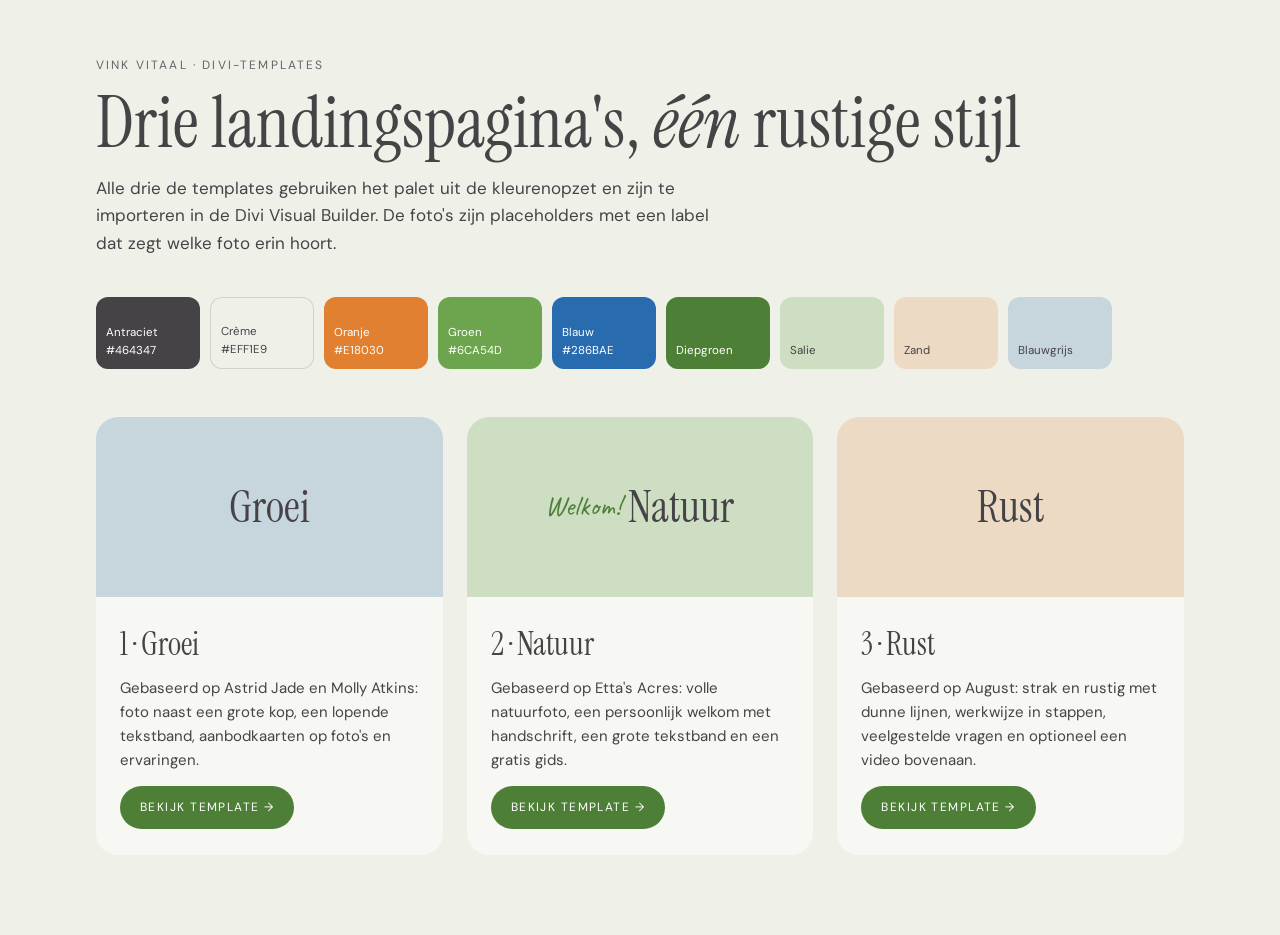
<file: preview/index.html>
<!doctype html>
<html lang="nl">
<head>
<meta charset="utf-8">
<meta name="viewport" content="width=device-width, initial-scale=1">
<title>Vink Vitaal templates</title>
<link rel="preconnect" href="https://fonts.googleapis.com">
<link rel="preconnect" href="https://fonts.gstatic.com" crossorigin>
<link href="https://fonts.googleapis.com/css2?family=Caveat:wght@500&family=DM+Sans:wght@400;500&family=Instrument+Serif:ital@0;1&display=swap" rel="stylesheet">
<style>
  :root { --antraciet:#464347; --creme:#EFF1E9; --groen:#6CA54D; --diepgroen:#4E7F36; --salie:#CEDEC2; --zand:#ECDAC4; --blauwgrijs:#C7D6DD; --kaart:#F7F8F3; }
  * { box-sizing: border-box; }
  body { margin: 0; background: var(--creme); color: var(--antraciet); font-family: 'DM Sans', system-ui, sans-serif; line-height: 1.6; }
  main { max-width: 1120px; margin: 0 auto; padding: 56px 16px 80px; }
  .label { font-size: 12px; letter-spacing: .18em; text-transform: uppercase; color: #66626A; margin: 0 0 12px; }
  h1 { font-family: 'Instrument Serif', Georgia, serif; font-weight: 400; font-size: clamp(40px, 6vw, 72px); line-height: 1; margin: 0 0 16px; }
  h1 em, h2 em { font-style: italic; }
  .intro { max-width: 620px; font-size: 17px; margin: 0 0 40px; }
  .palet { display: flex; flex-wrap: wrap; gap: 10px; margin: 0 0 48px; }
  .palet span { display: flex; align-items: flex-end; width: 104px; height: 72px; border-radius: 12px; padding: 8px 10px; font-size: 11.5px; }
  .grid { display: grid; grid-template-columns: repeat(auto-fit, minmax(300px, 1fr)); gap: 24px; }
  a.kaart { display: block; background: var(--kaart); border-radius: 22px; overflow: hidden; color: inherit; text-decoration: none; transition: transform .3s ease, box-shadow .3s ease; }
  a.kaart:hover { transform: translateY(-4px); box-shadow: 0 18px 40px -22px rgba(70,67,71,.35); }
  .kaart .vlak { height: 180px; display: flex; align-items: center; justify-content: center; font-family: 'Instrument Serif', serif; font-size: 44px; }
  .kaart .tekst { padding: 22px 24px 26px; }
  .kaart h2 { font-family: 'Instrument Serif', serif; font-weight: 400; font-size: 32px; margin: 0 0 6px; }
  .kaart p { margin: 0 0 14px; font-size: 15px; }
  .knop { display: inline-block; font-size: 12px; letter-spacing: .12em; text-transform: uppercase; background: var(--diepgroen); color: #fff; padding: 12px 20px; border-radius: 999px; }
  .hand { font-family: 'Caveat', cursive; font-size: 28px; color: var(--diepgroen); }
</style>
</head>
<body>
<main>
  <p class="label">Vink Vitaal · Divi-templates</p>
  <h1>Drie landingspagina's, <em>één</em> rustige stijl</h1>
  <p class="intro">Alle drie de templates gebruiken het palet uit de kleurenopzet en zijn te importeren in de Divi Visual Builder. De foto's zijn placeholders met een label dat zegt welke foto erin hoort.</p>
  <div class="palet">
    <span style="background:#464347;color:#fff">Antraciet #464347</span>
    <span style="background:#EFF1E9;border:1px solid rgba(70,67,71,.18)">Crème #EFF1E9</span>
    <span style="background:#E18030;color:#fff">Oranje #E18030</span>
    <span style="background:#6CA54D;color:#fff">Groen #6CA54D</span>
    <span style="background:#286BAE;color:#fff">Blauw #286BAE</span>
    <span style="background:#4E7F36;color:#fff">Diepgroen</span>
    <span style="background:#CEDEC2">Salie</span>
    <span style="background:#ECDAC4">Zand</span>
    <span style="background:#C7D6DD">Blauwgrijs</span>
  </div>
  <div class="grid">
    <a class="kaart" href="vv-template-1-groei.html">
      <div class="vlak" style="background:var(--blauwgrijs)">Groei</div>
      <div class="tekst"><h2>1 · Groei</h2><p>Gebaseerd op Astrid Jade en Molly Atkins: foto naast een grote kop, een lopende tekstband, aanbodkaarten op foto's en ervaringen.</p><span class="knop">Bekijk template →</span></div>
    </a>
    <a class="kaart" href="vv-template-2-natuur.html">
      <div class="vlak" style="background:var(--salie)"><span class="hand">Welkom!</span>&nbsp;Natuur</div>
      <div class="tekst"><h2>2 · Natuur</h2><p>Gebaseerd op Etta's Acres: volle natuurfoto, een persoonlijk welkom met handschrift, een grote tekstband en een gratis gids.</p><span class="knop">Bekijk template →</span></div>
    </a>
    <a class="kaart" href="vv-template-3-rust.html">
      <div class="vlak" style="background:var(--zand)">Rust</div>
      <div class="tekst"><h2>3 · Rust</h2><p>Gebaseerd op August: strak en rustig met dunne lijnen, werkwijze in stappen, veelgestelde vragen en optioneel een video bovenaan.</p><span class="knop">Bekijk template →</span></div>
    </a>
  </div>
</main>
</body>
</html>
</file>
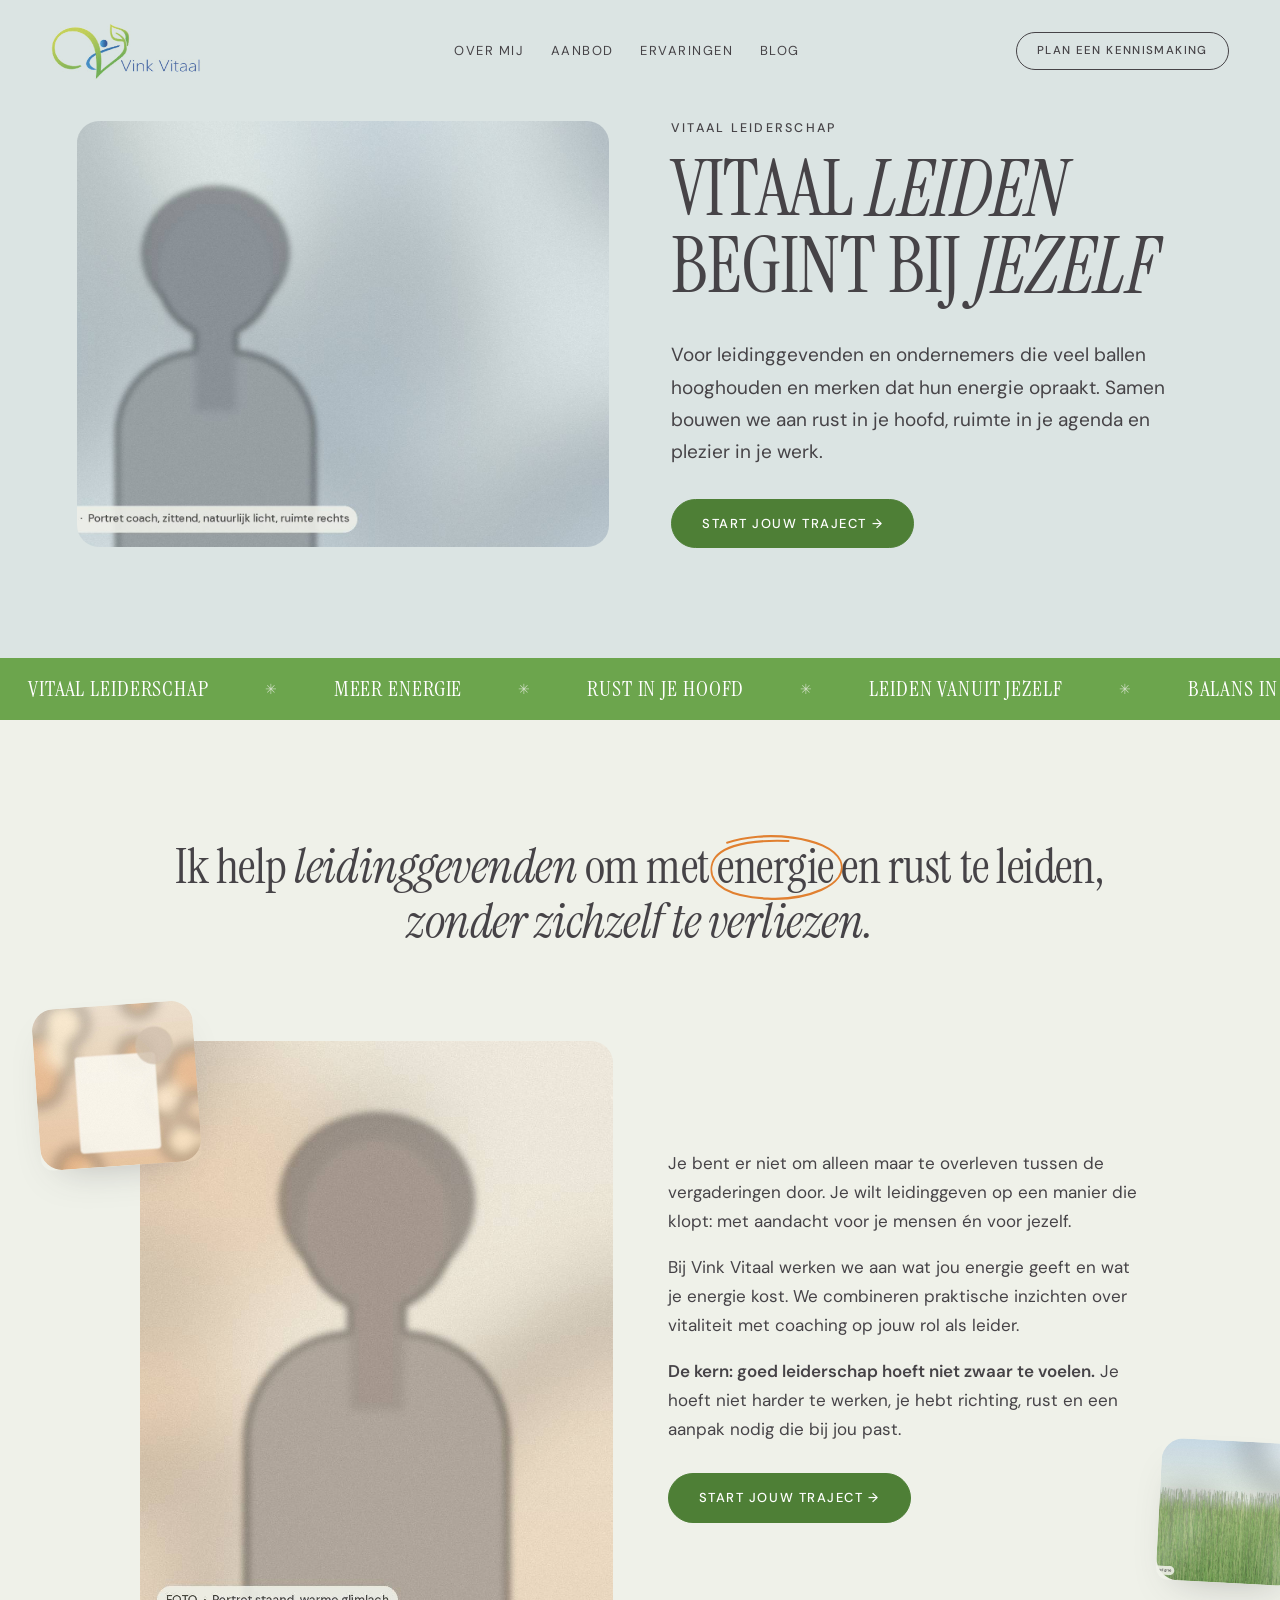
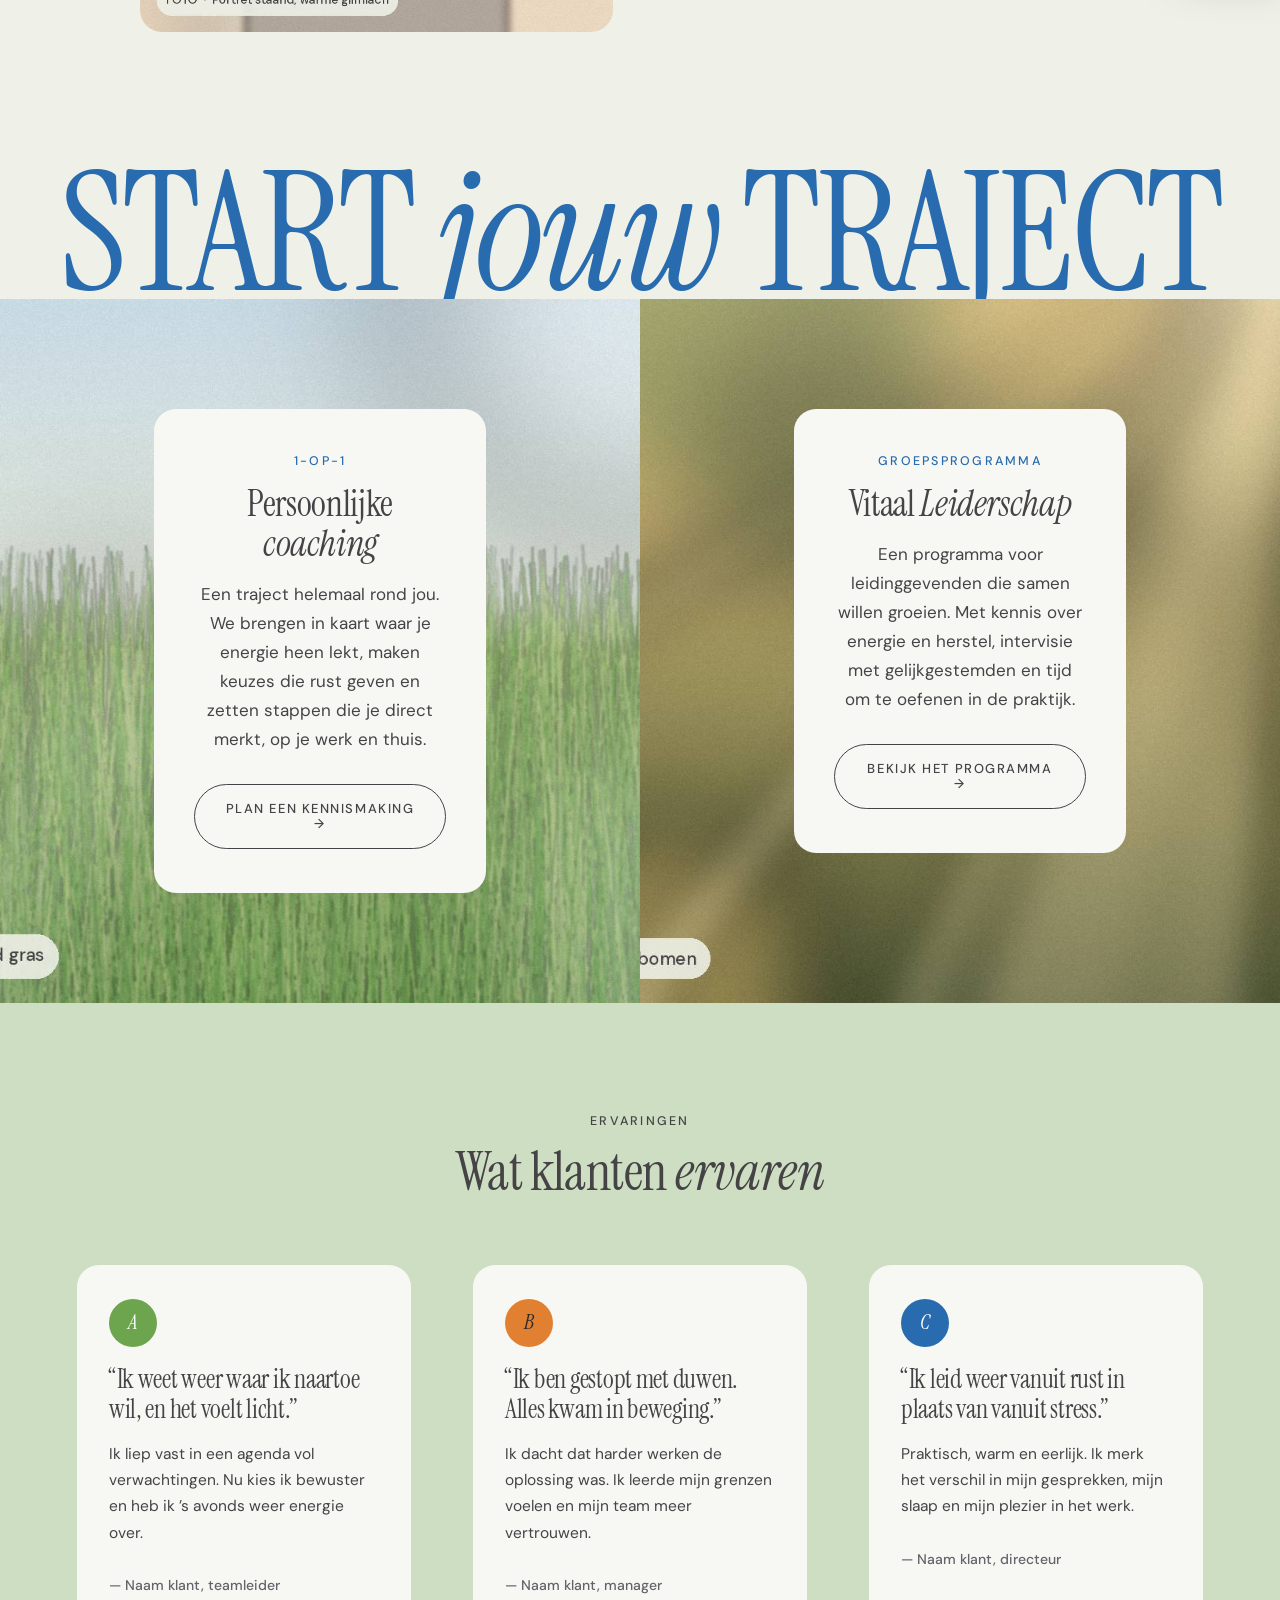
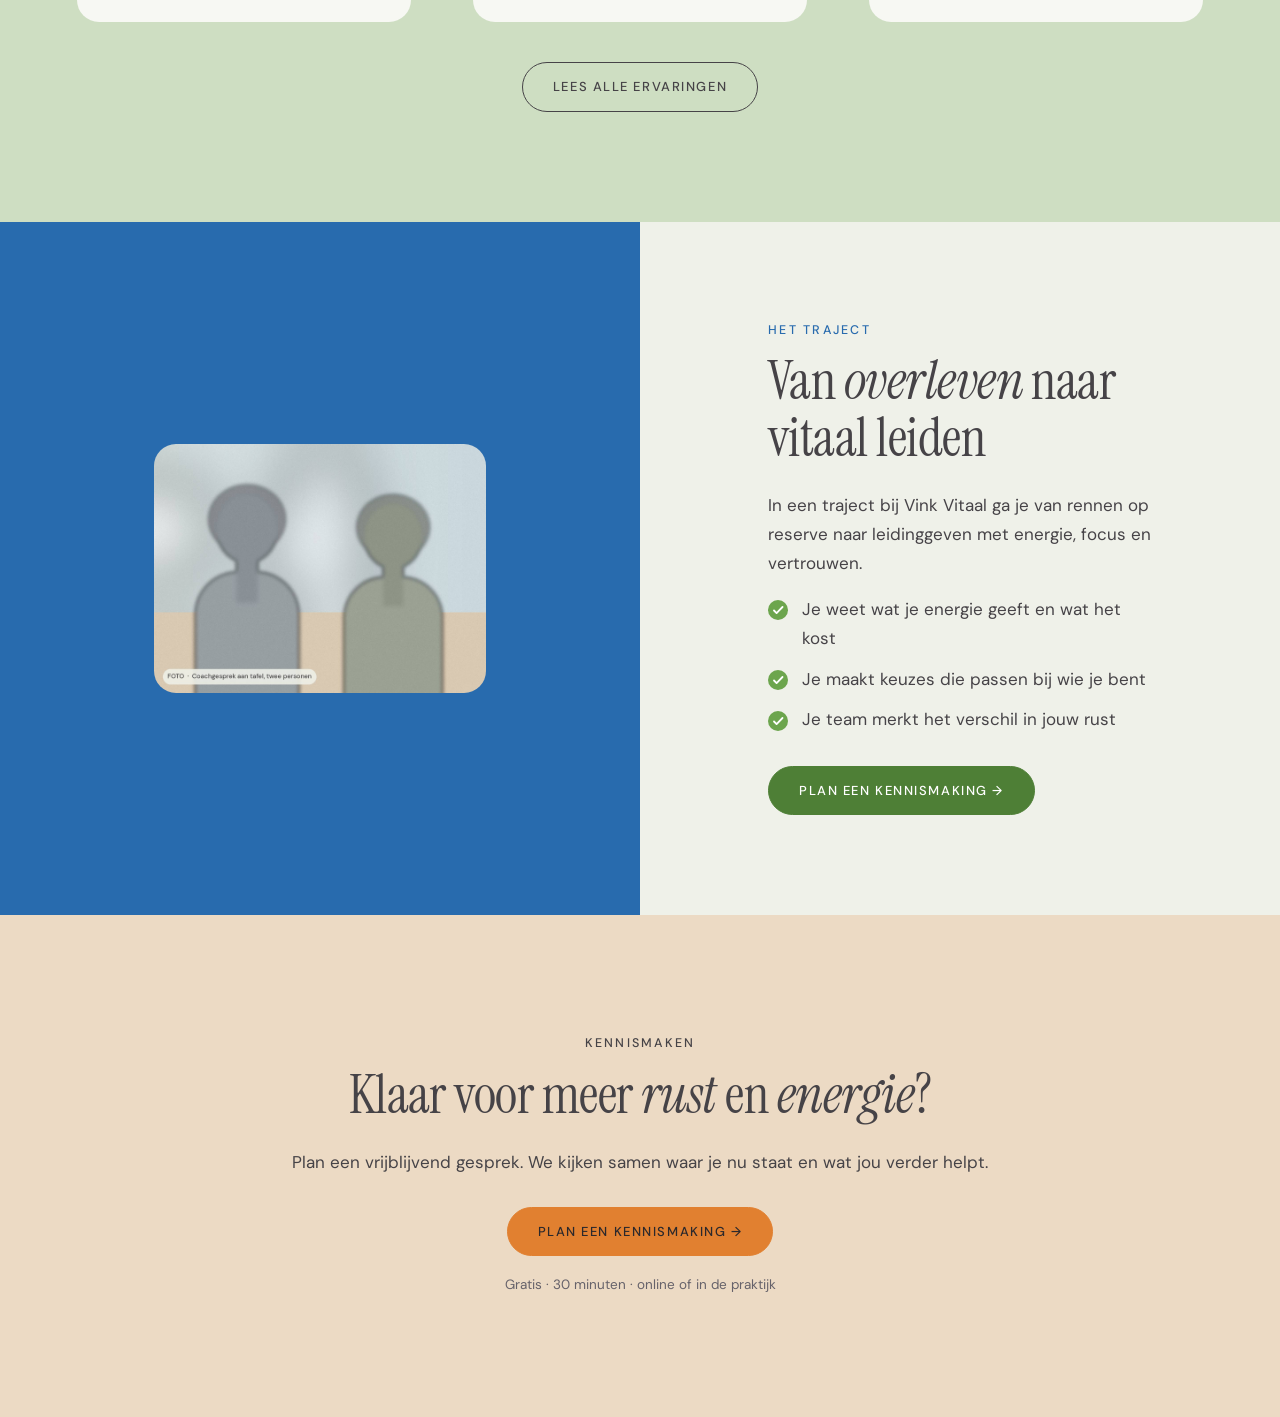
<file: preview/vv-template-1-groei.html>
<!doctype html>
<html lang="nl">
<head>
<meta charset="utf-8">
<meta name="viewport" content="width=device-width, initial-scale=1">
<title>Vink Vitaal – Template 1 Groei</title>
<link rel="preconnect" href="https://fonts.googleapis.com">
<link rel="preconnect" href="https://fonts.gstatic.com" crossorigin>
<link href="https://fonts.googleapis.com/css2?family=Caveat:wght@500&family=DM+Sans:ital,opsz,wght@0,9..40,300..600;1,9..40,300..600&family=Instrument+Serif:ital@0;1&display=swap" rel="stylesheet">
<link rel="stylesheet" href="divi-shim.css">
<link rel="stylesheet" href="../divi/vink-vitaal.css">
<style>
.et_pb_section_0{padding-top:22px;padding-bottom:0px;}
@media (max-width:767px){.et_pb_section_0{padding-top:16px;padding-bottom:0px;}}
.et_pb_row_0{width:92%;max-width:1360px;padding-top:0px;padding-bottom:0px;}
.et_pb_image_0 .et_pb_image_wrap,.et_pb_image_0 img{width:100%}
.et_pb_section_1{padding-top:40px;padding-bottom:110px;}
@media (max-width:767px){.et_pb_section_1{padding-top:20px;padding-bottom:64px;}}
.et_pb_row_1{width:88%;max-width:1240px;padding-top:0px;padding-bottom:0px;}
.et_pb_image_1 .et_pb_image_wrap,.et_pb_image_1 img{width:100%}
.et_pb_section_2{padding-top:20px;padding-bottom:20px;}
@media (max-width:767px){.et_pb_section_2{padding-top:16px;padding-bottom:16px;}}
.et_pb_row_2{width:100%;max-width:100%;padding-top:0px;padding-bottom:0px;}
.et_pb_section_3{padding-top:120px;padding-bottom:130px;}
@media (max-width:767px){.et_pb_section_3{padding-top:64px;padding-bottom:64px;}}
.et_pb_row_3{width:88%;max-width:980px;padding-top:0px;padding-bottom:70px;}
.et_pb_row_4{width:88%;max-width:1000px;padding-top:0px;padding-bottom:0px;}
.et_pb_image_2 .et_pb_image_wrap,.et_pb_image_2 img{width:100%}
.et_pb_image_3 .et_pb_image_wrap,.et_pb_image_3 img{width:100%}
.et_pb_button_2_wrapper{margin-top:30px!important;margin-bottom:0px!important}
.et_pb_image_4 .et_pb_image_wrap,.et_pb_image_4 img{width:100%}
.et_pb_section_4{padding-top:0px;padding-bottom:0px;}
@media (max-width:767px){.et_pb_section_4{padding-top:0px;padding-bottom:0px;}}
.et_pb_row_5{width:100%;max-width:100%;padding-top:0px;padding-bottom:0px;}
.et_pb_text_4{margin-top:0px!important;margin-bottom:-6px!important}
.et_pb_section_5{padding-top:0px;padding-bottom:0px;}
@media (max-width:767px){.et_pb_section_5{padding-top:0px;padding-bottom:0px;}}
.et_pb_row_6{width:100%;max-width:100%;padding-top:0px;padding-bottom:0px;}
.et_pb_column_10{padding:110px 12% 110px 12%}
@media (max-width:767px){.et_pb_column_10{padding:56px 6% 56px 6%}}
.et_pb_column_11{padding:110px 12% 110px 12%}
@media (max-width:767px){.et_pb_column_11{padding:56px 6% 56px 6%}}
.et_pb_section_6{padding-top:110px;padding-bottom:110px;}
@media (max-width:767px){.et_pb_section_6{padding-top:64px;padding-bottom:64px;}}
.et_pb_row_7{width:88%;max-width:1240px;padding-top:0px;padding-bottom:40px;}
.et_pb_row_8{width:88%;max-width:1240px;padding-top:0px;padding-bottom:0px;}
.et_pb_row_9{width:88%;max-width:1240px;padding-top:40px;padding-bottom:0px;}
.et_pb_section_7{padding-top:0px;padding-bottom:0px;}
@media (max-width:767px){.et_pb_section_7{padding-top:0px;padding-bottom:0px;}}
.et_pb_row_10{width:100%;max-width:100%;padding-top:0px;padding-bottom:0px;}
.et_pb_column_17{padding:100px 12% 100px 12%}
@media (max-width:767px){.et_pb_column_17{padding:48px 6% 48px 6%}}
.et_pb_image_5 .et_pb_image_wrap,.et_pb_image_5 img{width:100%}
.et_pb_column_18{padding:100px 10% 100px 10%}
@media (max-width:767px){.et_pb_column_18{padding:56px 6% 56px 6%}}
.et_pb_section_8{padding-top:120px;padding-bottom:120px;}
@media (max-width:767px){.et_pb_section_8{padding-top:64px;padding-bottom:64px;}}
.et_pb_row_11{width:88%;max-width:760px;padding-top:0px;padding-bottom:0px;}
.et_pb_button_7_wrapper{margin-top:30px!important;margin-bottom:18px!important}
</style>
</head>
<body>
<div id="page-container"><div id="et-main-area"><div id="main-content"><div class="et-l et-l--post"><div class="et_builder_inner_content">
<div class="et_pb_section et_pb_section_0 vv vv-tint et_section_regular" style="background-color:#DBE4E3;">
<div class="et_pb_row et_pb_row_0 et_pb_gutters3 vv-midden">
<div class="et_pb_column et_pb_column_1_4 et_pb_column_0" style="">
<div class="et_pb_module et_pb_image et_pb_image_0 vv-logo"><span class="et_pb_image_wrap"><img src="../afbeeldingen/vv-logo.png" alt="Vink Vitaal"></span></div>
</div>
<div class="et_pb_column et_pb_column_1_2 et_pb_column_1" style="">
<div class="et_pb_module et_pb_text et_pb_text_0 et_pb_text_align_center et_pb_bg_layout_light vv-menu"><div class="et_pb_text_inner"><p><a href="#">Over mij</a><a href="#">Aanbod</a><a href="#">Ervaringen</a><a href="#">Blog</a></p></div></div>
</div>
<div class="et_pb_column et_pb_column_1_4 et_pb_column_2 et-last-child" style="">
<div class="et_pb_button_module_wrapper et_pb_button_0_wrapper et_pb_button_alignment_right et_pb_module"><a class="et_pb_button et_pb_button_0 vv-btn vv-btn--klein vv-btn--lijn et_pb_bg_layout_light" href="#">Plan een kennismaking</a></div>
</div>
</div>
</div>
<div class="et_pb_section et_pb_section_1 vv vv-tint et_section_regular" style="background-color:#DBE4E3;">
<div class="et_pb_row et_pb_row_1 et_pb_gutters3 vv-midden">
<div class="et_pb_column et_pb_column_1_2 et_pb_column_3" style="">
<div class="et_pb_module et_pb_image et_pb_image_1 vv-beeld vv-beeld--hero" data-vv-anim><span class="et_pb_image_wrap"><img src="../afbeeldingen/vv-hero-portret.jpg" alt="Portret van de coach van Vink Vitaal"></span></div>
</div>
<div class="et_pb_column et_pb_column_1_2 et_pb_column_4 et-last-child" style="">
<div class="et_pb_module et_pb_text et_pb_text_1 et_pb_text_align_left et_pb_bg_layout_light vv-hoofdletters vv-intro vv-smal" data-vv-anim><div class="et_pb_text_inner"><h4>Vitaal Leiderschap</h4>
<h1>Vitaal <em>leiden</em> begint bij <em>jezelf</em></h1>
<p>Voor leidinggevenden en ondernemers die veel ballen hooghouden en merken dat hun energie opraakt. Samen bouwen we aan rust in je hoofd, ruimte in je agenda en plezier in je werk.</p></div></div>
<div class="et_pb_button_module_wrapper et_pb_button_1_wrapper et_pb_button_alignment_left et_pb_module" data-vv-anim><a class="et_pb_button et_pb_button_1 vv-btn et_pb_bg_layout_light" href="#">Start jouw traject →</a></div>
</div>
</div>
</div>
<div class="et_pb_section et_pb_section_2 vv vv-band-groen et_section_regular" style="background-color:#6CA54D;">
<div class="et_pb_row et_pb_row_2 et_pb_gutters3">
<div class="et_pb_column et_pb_column_4_4 et_pb_column_5 et-last-child" style="">
<div class="et_pb_module et_pb_code et_pb_code_0"><div class="et_pb_code_inner"><div class="vv-band " aria-hidden="true"><div class="vv-band__spoor"><span>Vitaal leiderschap</span><span>Meer energie</span><span>Rust in je hoofd</span><span>Leiden vanuit jezelf</span><span>Balans in werk en leven</span><span>Vitaal leiderschap</span><span>Meer energie</span><span>Rust in je hoofd</span><span>Leiden vanuit jezelf</span><span>Balans in werk en leven</span></div></div></div></div>
</div>
</div>
</div>
<div class="et_pb_section et_pb_section_3 vv vv-overflow et_section_regular" style="background-color:#EFF1E9;">
<div class="et_pb_row et_pb_row_3 et_pb_gutters3">
<div class="et_pb_column et_pb_column_4_4 et_pb_column_6 et-last-child" style="">
<div class="et_pb_module et_pb_text et_pb_text_2 et_pb_text_align_center et_pb_bg_layout_light vv-statement" data-vv-anim><div class="et_pb_text_inner"><h2>Ik help <em>leidinggevenden</em> om met <span class="vv-cirkel">energie</span> en rust te leiden, <em>zonder zichzelf te verliezen.</em></h2></div></div>
</div>
</div>
<div class="et_pb_row et_pb_row_4 et_pb_gutters3 vv-midden">
<div class="et_pb_column et_pb_column_1_2 et_pb_column_7" style="">
<div class="et_pb_module et_pb_image et_pb_image_2 vv-beeld vv-beeld--vierkant vv-zweef vv-zweef--lb" data-vv-anim><span class="et_pb_image_wrap"><img src="../afbeeldingen/vv-sfeer-detail.jpg" alt="Sfeerbeeld: thee en notitieboek"></span></div>
<div class="et_pb_module et_pb_image et_pb_image_3 vv-beeld vv-beeld--staand" data-vv-anim><span class="et_pb_image_wrap"><img src="../afbeeldingen/vv-portret-staand.jpg" alt="Portret van de coach"></span></div>
</div>
<div class="et_pb_column et_pb_column_1_2 et_pb_column_8 et-last-child" style="">
<div class="et_pb_module et_pb_text et_pb_text_3 et_pb_text_align_left et_pb_bg_layout_light" data-vv-anim><div class="et_pb_text_inner"><p>Je bent er niet om alleen maar te overleven tussen de vergaderingen door. Je wilt leidinggeven op een manier die klopt: met aandacht voor je mensen én voor jezelf.</p>
<p>Bij Vink Vitaal werken we aan wat jou energie geeft en wat je energie kost. We combineren praktische inzichten over vitaliteit met coaching op jouw rol als leider.</p>
<p><strong>De kern: goed leiderschap hoeft niet zwaar te voelen.</strong> Je hoeft niet harder te werken, je hebt richting, rust en een aanpak nodig die bij jou past.</p></div></div>
<div class="et_pb_button_module_wrapper et_pb_button_2_wrapper et_pb_button_alignment_left et_pb_module" data-vv-anim><a class="et_pb_button et_pb_button_2 vv-btn et_pb_bg_layout_light" href="#">Start jouw traject →</a></div>
<div class="et_pb_module et_pb_image et_pb_image_4 vv-beeld vv-beeld--vierkant vv-zweef vv-zweef--rb" data-vv-anim><span class="et_pb_image_wrap"><img src="../afbeeldingen/vv-sfeer-gras.jpg" alt="Sfeerbeeld: veld met gras"></span></div>
</div>
</div>
</div>
<div class="et_pb_section et_pb_section_4 vv vv-overflow et_section_regular" style="background-color:#EFF1E9;">
<div class="et_pb_row et_pb_row_5 et_pb_gutters3">
<div class="et_pb_column et_pb_column_4_4 et_pb_column_9 et-last-child" style="">
<div class="et_pb_module et_pb_text et_pb_text_4 et_pb_text_align_center et_pb_bg_layout_light vv-reuze" data-vv-anim><div class="et_pb_text_inner"><h2>Start <em>jouw</em> traject</h2></div></div>
</div>
</div>
</div>
<div class="et_pb_section et_pb_section_5 vv  et_section_regular" style="background-color:#EFF1E9;">
<div class="et_pb_row et_pb_row_6 et_pb_gutters1 et_pb_equal_columns">
<div class="et_pb_column et_pb_column_1_2 et_pb_column_10" style="background-color:#CEDEC2;background-image:url(../afbeeldingen/vv-sfeer-gras.jpg);background-size:cover;background-position:center;">
<div class="et_pb_module et_pb_text et_pb_text_5 et_pb_text_align_left et_pb_bg_layout_light vv-kaart" data-vv-anim><div class="et_pb_text_inner"><h4>1-op-1</h4>
<h3>Persoonlijke <em>coaching</em></h3>
<p>Een traject helemaal rond jou. We brengen in kaart waar je energie heen lekt, maken keuzes die rust geven en zetten stappen die je direct merkt, op je werk en thuis.</p></div></div>
<div class="et_pb_button_module_wrapper et_pb_button_3_wrapper et_pb_button_alignment_center et_pb_module"><a class="et_pb_button et_pb_button_3 vv-btn vv-btn--lijn et_pb_bg_layout_light" href="#">Plan een kennismaking →</a></div>
</div>
<div class="et_pb_column et_pb_column_1_2 et_pb_column_11 et-last-child" style="background-color:#ECDAC4;background-image:url(../afbeeldingen/vv-sfeer-bos.jpg);background-size:cover;background-position:center;">
<div class="et_pb_module et_pb_text et_pb_text_6 et_pb_text_align_left et_pb_bg_layout_light vv-kaart" data-vv-anim><div class="et_pb_text_inner"><h4>Groepsprogramma</h4>
<h3>Vitaal <em>Leiderschap</em></h3>
<p>Een programma voor leidinggevenden die samen willen groeien. Met kennis over energie en herstel, intervisie met gelijkgestemden en tijd om te oefenen in de praktijk.</p></div></div>
<div class="et_pb_button_module_wrapper et_pb_button_4_wrapper et_pb_button_alignment_center et_pb_module"><a class="et_pb_button et_pb_button_4 vv-btn vv-btn--lijn et_pb_bg_layout_light" href="#">Bekijk het programma →</a></div>
</div>
</div>
</div>
<div class="et_pb_section et_pb_section_6 vv vv-tint et_section_regular" style="background-color:#CEDEC2;">
<div class="et_pb_row et_pb_row_7 et_pb_gutters3">
<div class="et_pb_column et_pb_column_4_4 et_pb_column_12 et-last-child" style="">
<div class="et_pb_module et_pb_text et_pb_text_7 et_pb_text_align_center et_pb_bg_layout_light" data-vv-anim><div class="et_pb_text_inner"><h4>Ervaringen</h4><h2>Wat klanten <em>ervaren</em></h2></div></div>
</div>
</div>
<div class="et_pb_row et_pb_row_8 et_pb_gutters3 et_pb_equal_columns vv-gelijk">
<div class="et_pb_column et_pb_column_1_3 et_pb_column_13" style="">
<div class="et_pb_module et_pb_text et_pb_text_8 et_pb_text_align_left et_pb_bg_layout_light vv-citaat" data-vv-anim><div class="et_pb_text_inner"><span class="vv-initialen vv-initialen--groen">A</span><h3>“Ik weet weer waar ik naartoe wil, en het voelt licht.”</h3><p>Ik liep vast in een agenda vol verwachtingen. Nu kies ik bewuster en heb ik ’s avonds weer energie over.</p><h5>— Naam klant, teamleider</h5></div></div>
</div>
<div class="et_pb_column et_pb_column_1_3 et_pb_column_14" style="">
<div class="et_pb_module et_pb_text et_pb_text_9 et_pb_text_align_left et_pb_bg_layout_light vv-citaat" data-vv-anim><div class="et_pb_text_inner"><span class="vv-initialen vv-initialen--oranje">B</span><h3>“Ik ben gestopt met duwen. Alles kwam in beweging.”</h3><p>Ik dacht dat harder werken de oplossing was. Ik leerde mijn grenzen voelen en mijn team meer vertrouwen.</p><h5>— Naam klant, manager</h5></div></div>
</div>
<div class="et_pb_column et_pb_column_1_3 et_pb_column_15 et-last-child" style="">
<div class="et_pb_module et_pb_text et_pb_text_10 et_pb_text_align_left et_pb_bg_layout_light vv-citaat" data-vv-anim><div class="et_pb_text_inner"><span class="vv-initialen vv-initialen--blauw">C</span><h3>“Ik leid weer vanuit rust in plaats van vanuit stress.”</h3><p>Praktisch, warm en eerlijk. Ik merk het verschil in mijn gesprekken, mijn slaap en mijn plezier in het werk.</p><h5>— Naam klant, directeur</h5></div></div>
</div>
</div>
<div class="et_pb_row et_pb_row_9 et_pb_gutters3">
<div class="et_pb_column et_pb_column_4_4 et_pb_column_16 et-last-child" style="">
<div class="et_pb_button_module_wrapper et_pb_button_5_wrapper et_pb_button_alignment_center et_pb_module" data-vv-anim><a class="et_pb_button et_pb_button_5 vv-btn vv-btn--lijn et_pb_bg_layout_light" href="#">Lees alle ervaringen</a></div>
</div>
</div>
</div>
<div class="et_pb_section et_pb_section_7 vv  et_section_regular" style="background-color:#EFF1E9;">
<div class="et_pb_row et_pb_row_10 et_pb_gutters1 et_pb_equal_columns">
<div class="et_pb_column et_pb_column_1_2 et_pb_column_17 vv-kolom-midden" style="background-color:#286BAE;">
<div class="et_pb_module et_pb_image et_pb_image_5 vv-beeld vv-beeld--liggend" data-vv-anim><span class="et_pb_image_wrap"><img src="../afbeeldingen/vv-werk-gesprek.jpg" alt="Coachgesprek aan tafel"></span></div>
</div>
<div class="et_pb_column et_pb_column_1_2 et_pb_column_18 et-last-child vv-kolom-midden" style="">
<div class="et_pb_module et_pb_text et_pb_text_11 et_pb_text_align_left et_pb_bg_layout_light" data-vv-anim><div class="et_pb_text_inner"><h4>Het traject</h4>
<h2>Van <em>overleven</em> naar vitaal leiden</h2>
<p>In een traject bij Vink Vitaal ga je van rennen op reserve naar leidinggeven met energie, focus en vertrouwen.</p>
<div class="vv-vinklijst"><ul><li>Je weet wat je energie geeft en wat het kost</li><li>Je maakt keuzes die passen bij wie je bent</li><li>Je team merkt het verschil in jouw rust</li></ul></div></div></div>
<div class="et_pb_button_module_wrapper et_pb_button_6_wrapper et_pb_button_alignment_left et_pb_module" data-vv-anim><a class="et_pb_button et_pb_button_6 vv-btn et_pb_bg_layout_light" href="#">Plan een kennismaking →</a></div>
</div>
</div>
</div>
<div class="et_pb_section et_pb_section_8 vv vv-tint et_section_regular" style="background-color:#ECDAC4;">
<div class="et_pb_row et_pb_row_11 et_pb_gutters3">
<div class="et_pb_column et_pb_column_4_4 et_pb_column_19 et-last-child" style="">
<div class="et_pb_module et_pb_text et_pb_text_12 et_pb_text_align_center et_pb_bg_layout_light" data-vv-anim><div class="et_pb_text_inner"><h4>Kennismaken</h4><h2>Klaar voor meer <em>rust</em> en <em>energie</em>?</h2><p>Plan een vrijblijvend gesprek. We kijken samen waar je nu staat en wat jou verder helpt.</p></div></div>
<div class="et_pb_button_module_wrapper et_pb_button_7_wrapper et_pb_button_alignment_center et_pb_module" data-vv-anim><a class="et_pb_button et_pb_button_7 vv-btn vv-btn--warm et_pb_bg_layout_light" href="#">Plan een kennismaking →</a></div>
<div class="et_pb_module et_pb_text et_pb_text_13 et_pb_text_align_center et_pb_bg_layout_light vv-noot" data-vv-anim><div class="et_pb_text_inner"><p>Gratis · 30 minuten · online of in de praktijk</p></div></div>
</div>
</div>
</div>
</div></div></div></div></div>
<script src="divi-shim.js"></script>
</body>
</html>
</file>
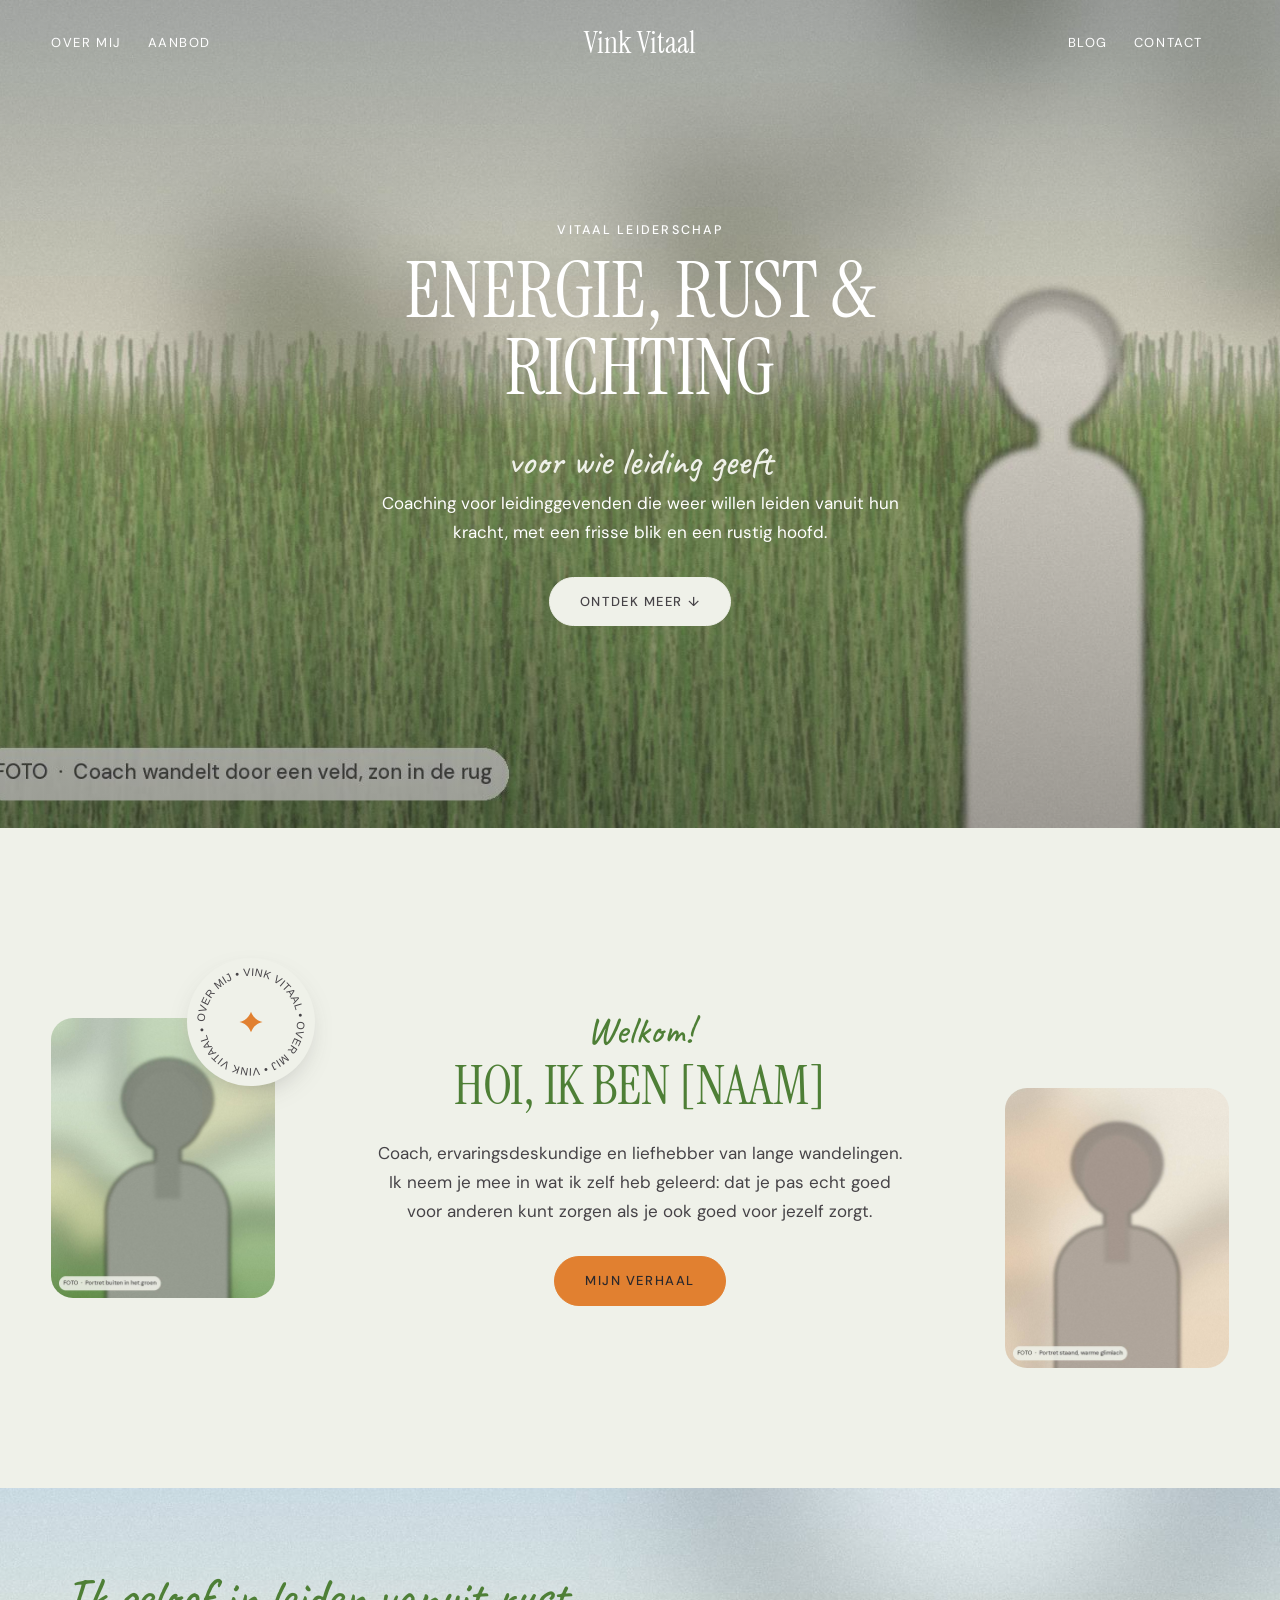
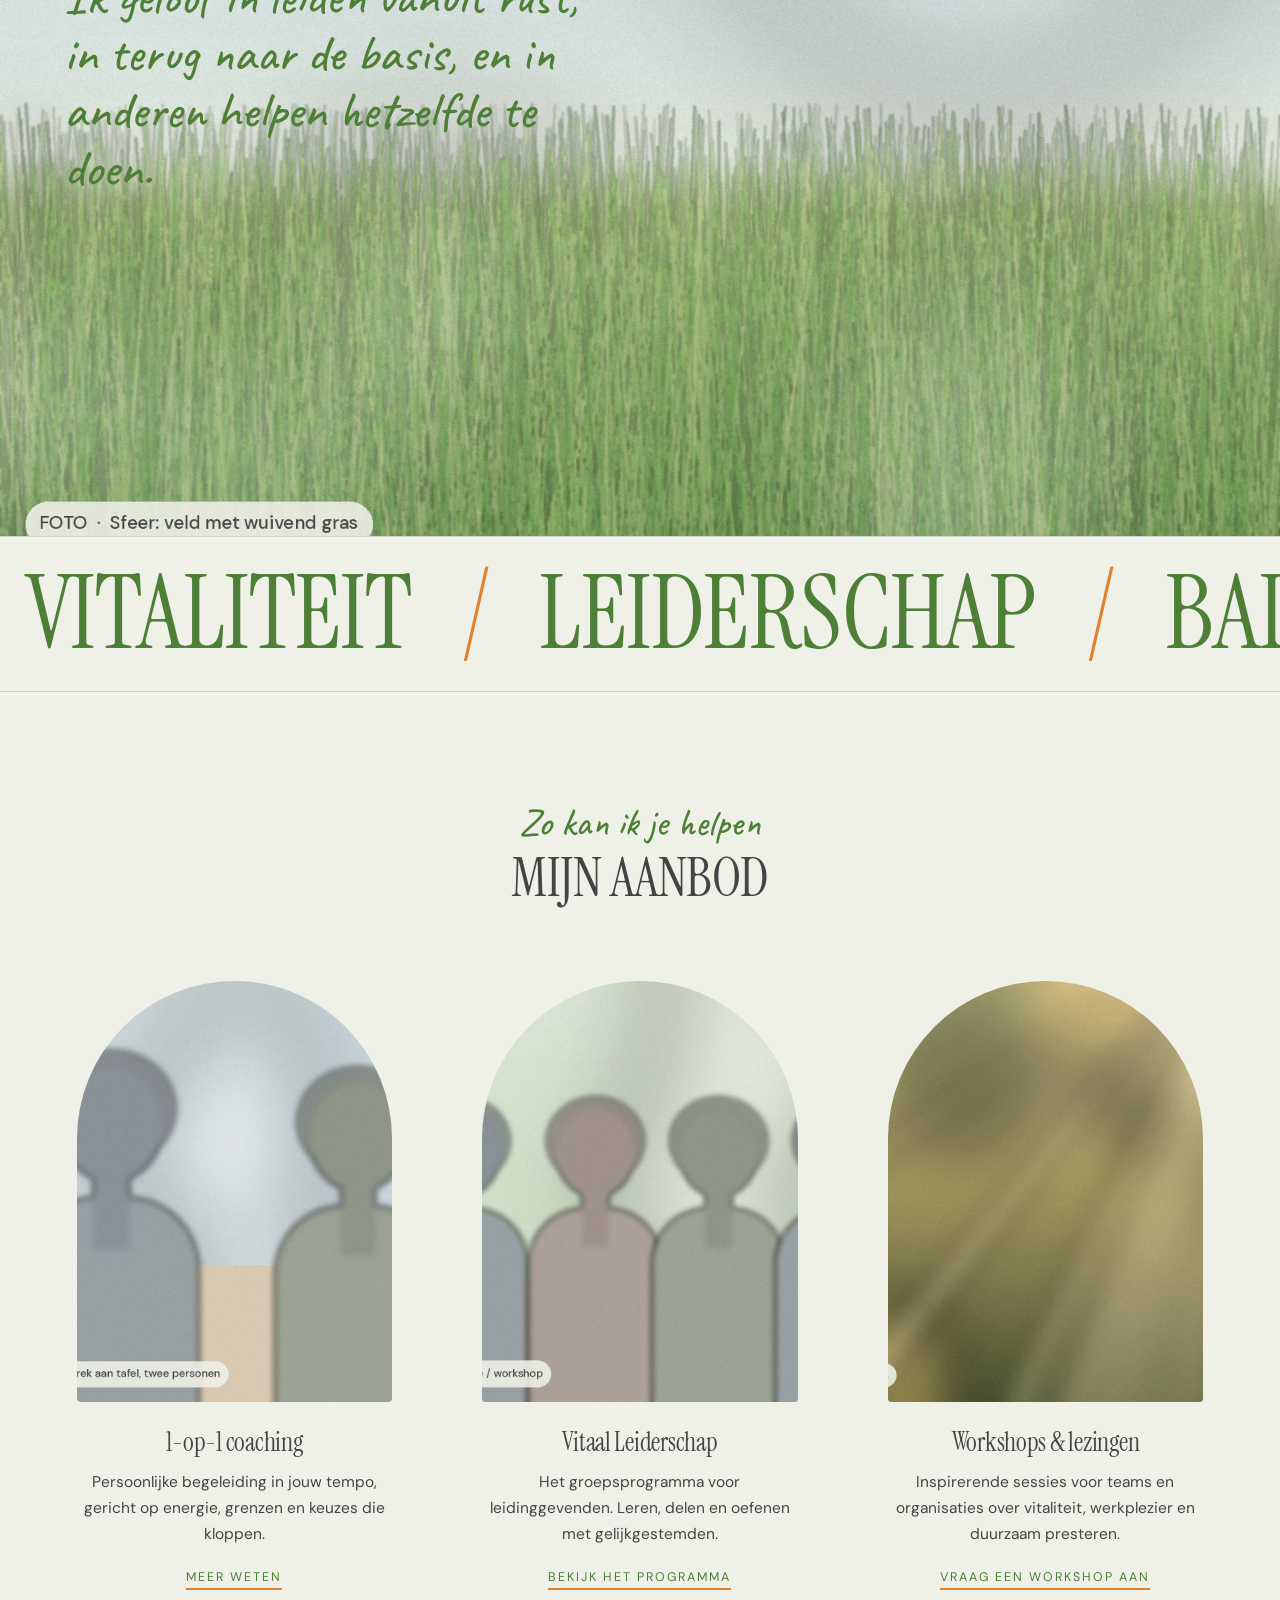
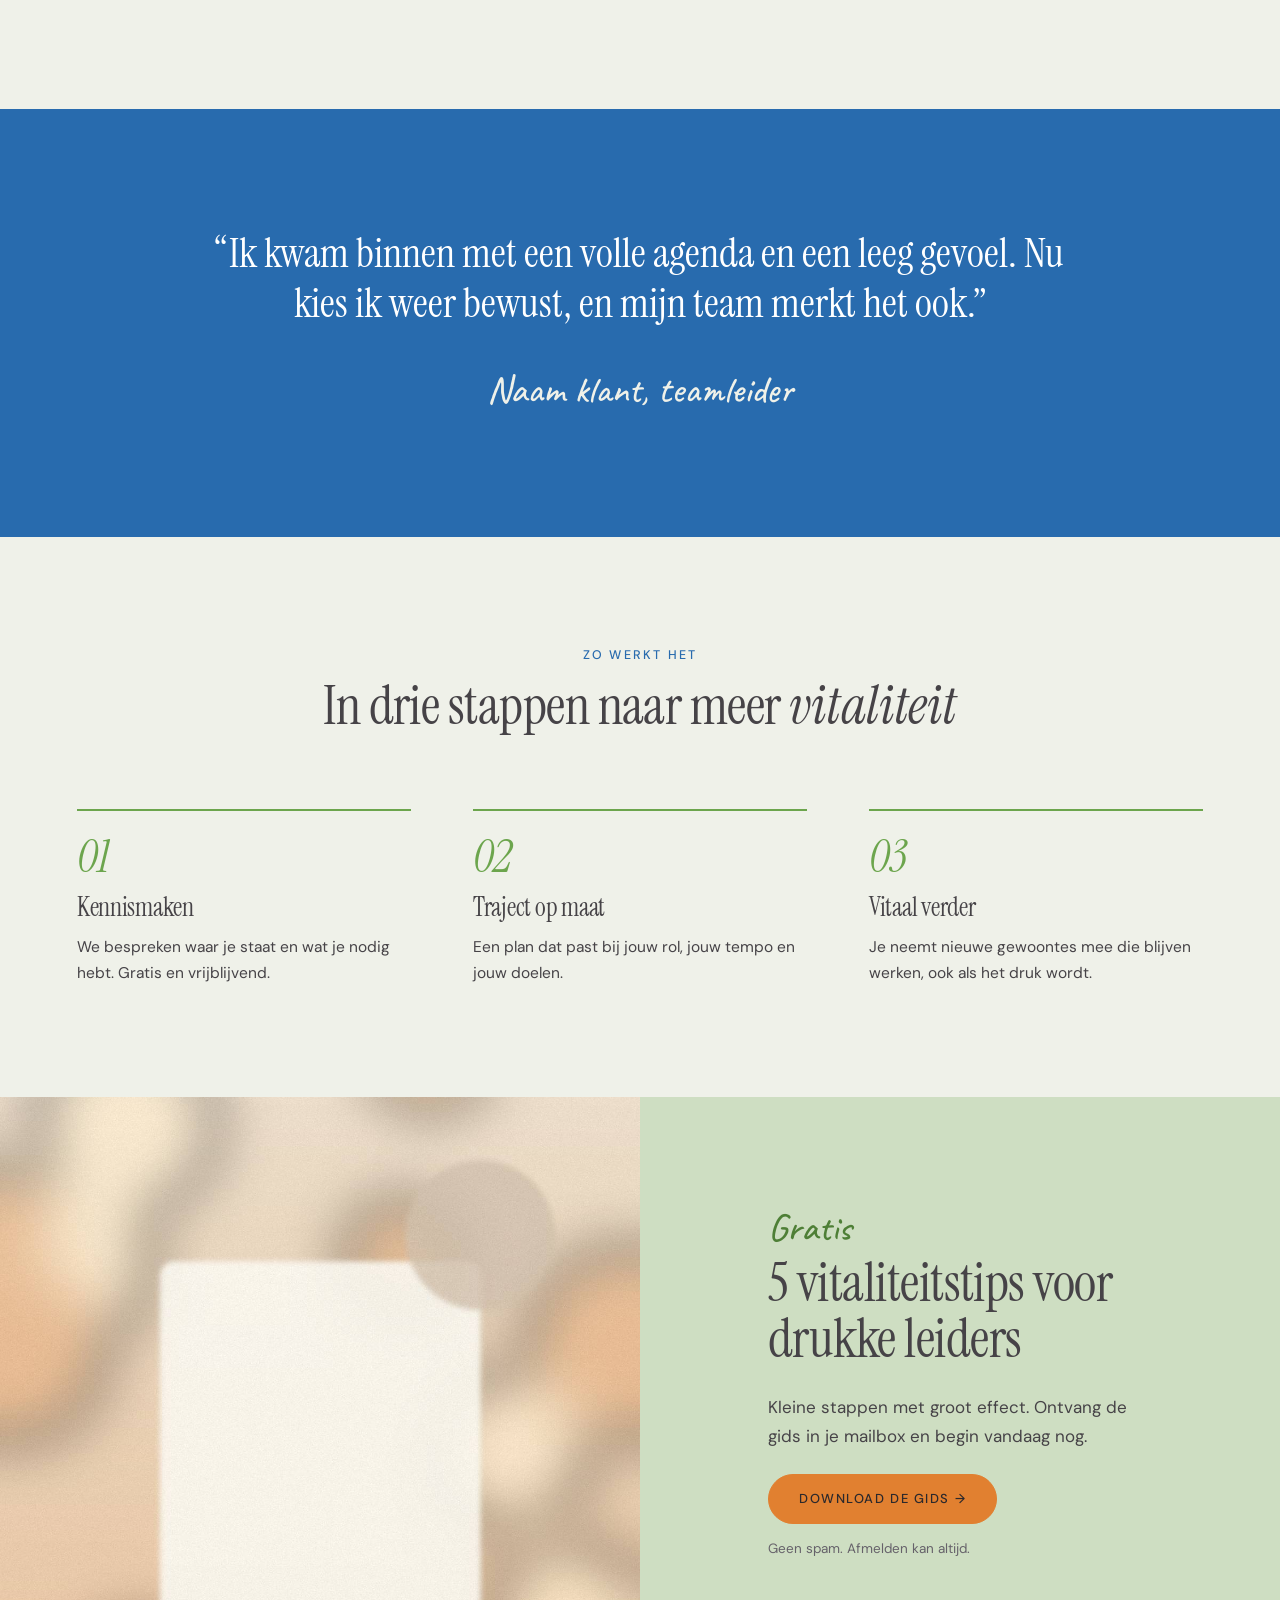
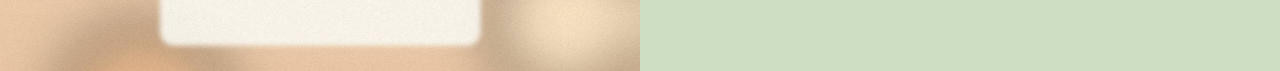
<file: preview/vv-template-2-natuur.html>
<!doctype html>
<html lang="nl">
<head>
<meta charset="utf-8">
<meta name="viewport" content="width=device-width, initial-scale=1">
<title>Vink Vitaal – Template 2 Natuur</title>
<link rel="preconnect" href="https://fonts.googleapis.com">
<link rel="preconnect" href="https://fonts.gstatic.com" crossorigin>
<link href="https://fonts.googleapis.com/css2?family=Caveat:wght@500&family=DM+Sans:ital,opsz,wght@0,9..40,300..600;1,9..40,300..600&family=Instrument+Serif:ital@0;1&display=swap" rel="stylesheet">
<link rel="stylesheet" href="divi-shim.css">
<link rel="stylesheet" href="../divi/vink-vitaal.css">
<style>
.et_pb_section_0{padding-top:130px;padding-bottom:110px;}
@media (max-width:767px){.et_pb_section_0{padding-top:110px;padding-bottom:80px;}}
.et_pb_row_0{width:92%;max-width:1360px;padding-top:28px;padding-bottom:28px;}
.et_pb_row_1{width:88%;max-width:900px;padding-top:0px;padding-bottom:0px;}
.et_pb_button_0_wrapper{margin-top:26px!important;margin-bottom:0px!important}
.et_pb_section_1{padding-top:120px;padding-bottom:120px;}
@media (max-width:767px){.et_pb_section_1{padding-top:64px;padding-bottom:64px;}}
.et_pb_row_2{width:92%;max-width:1300px;padding-top:0px;padding-bottom:0px;}
.et_pb_image_0 .et_pb_image_wrap,.et_pb_image_0 img{width:100%}
.et_pb_button_1_wrapper{margin-top:24px!important;margin-bottom:0px!important}
.et_pb_image_1 .et_pb_image_wrap,.et_pb_image_1 img{width:100%}
.et_pb_section_2{padding-top:80px;padding-bottom:300px;}
@media (max-width:767px){.et_pb_section_2{padding-top:56px;padding-bottom:200px;}}
.et_pb_row_3{width:90%;max-width:1300px;padding-top:0px;padding-bottom:0px;}
.et_pb_section_3{padding-top:26px;padding-bottom:26px;}
@media (max-width:767px){.et_pb_section_3{padding-top:18px;padding-bottom:18px;}}
.et_pb_row_4{width:100%;max-width:100%;padding-top:0px;padding-bottom:0px;}
.et_pb_section_4{padding-top:110px;padding-bottom:120px;}
@media (max-width:767px){.et_pb_section_4{padding-top:64px;padding-bottom:64px;}}
.et_pb_row_5{width:88%;max-width:1240px;padding-top:0px;padding-bottom:50px;}
.et_pb_row_6{width:88%;max-width:1240px;padding-top:0px;padding-bottom:0px;}
.et_pb_image_2 .et_pb_image_wrap,.et_pb_image_2 img{width:100%}
.et_pb_text_7{margin-top:26px!important;margin-bottom:0px!important}
.et_pb_image_3 .et_pb_image_wrap,.et_pb_image_3 img{width:100%}
.et_pb_text_8{margin-top:26px!important;margin-bottom:0px!important}
.et_pb_image_4 .et_pb_image_wrap,.et_pb_image_4 img{width:100%}
.et_pb_text_9{margin-top:26px!important;margin-bottom:0px!important}
.et_pb_section_5{padding-top:120px;padding-bottom:120px;}
@media (max-width:767px){.et_pb_section_5{padding-top:64px;padding-bottom:64px;}}
.et_pb_row_7{width:88%;max-width:900px;padding-top:0px;padding-bottom:0px;}
.et_pb_section_6{padding-top:110px;padding-bottom:110px;}
@media (max-width:767px){.et_pb_section_6{padding-top:64px;padding-bottom:64px;}}
.et_pb_row_8{width:88%;max-width:900px;padding-top:0px;padding-bottom:50px;}
.et_pb_row_9{width:88%;max-width:1240px;padding-top:0px;padding-bottom:0px;}
.et_pb_section_7{padding-top:0px;padding-bottom:0px;}
@media (max-width:767px){.et_pb_section_7{padding-top:0px;padding-bottom:0px;}}
.et_pb_row_10{width:100%;max-width:100%;padding-top:0px;padding-bottom:0px;}
.et_pb_column_20{padding:110px 10% 110px 10%}
@media (max-width:767px){.et_pb_column_20{padding:56px 6% 56px 6%}}
.et_pb_button_2_wrapper{margin-top:24px!important;margin-bottom:14px!important}
</style>
</head>
<body>
<div id="page-container"><div id="et-main-area"><div id="main-content"><div class="et-l et-l--post"><div class="et_builder_inner_content">
<div class="et_pb_section et_pb_section_0 vv vv-hero-vol vv-overlay et_section_regular" style="background-color:#5C6B45;background-image:url(../afbeeldingen/vv-hero-natuur.jpg);background-size:cover;background-position:center;">
<div class="et_pb_row et_pb_row_0 et_pb_gutters3 vv-topbalk vv-midden">
<div class="et_pb_column et_pb_column_1_3 et_pb_column_0" style="">
<div class="et_pb_module et_pb_text et_pb_text_0 et_pb_text_align_left et_pb_bg_layout_light vv-menu vv-op-foto"><div class="et_pb_text_inner"><p><a href="#">Over mij</a><a href="#">Aanbod</a></p></div></div>
</div>
<div class="et_pb_column et_pb_column_1_3 et_pb_column_1" style="">
<div class="et_pb_module et_pb_text et_pb_text_1 et_pb_text_align_center et_pb_bg_layout_light vv-merknaam vv-op-foto"><div class="et_pb_text_inner"><p>Vink Vitaal</p></div></div>
</div>
<div class="et_pb_column et_pb_column_1_3 et_pb_column_2 et-last-child" style="">
<div class="et_pb_module et_pb_text et_pb_text_2 et_pb_text_align_left et_pb_bg_layout_light vv-menu vv-op-foto"><div class="et_pb_text_inner"><p style="text-align:right"><a href="#">Blog</a><a href="#">Contact</a></p></div></div>
</div>
</div>
<div class="et_pb_row et_pb_row_1 et_pb_gutters3">
<div class="et_pb_column et_pb_column_4_4 et_pb_column_3 et-last-child" style="">
<div class="et_pb_module et_pb_text et_pb_text_3 et_pb_text_align_center et_pb_bg_layout_light vv-op-foto vv-hoofdletters vv-smal" data-vv-anim><div class="et_pb_text_inner"><h4>Vitaal Leiderschap</h4>
<h1>Energie, rust &amp; richting</h1>
<p class="vv-hand">voor wie leiding geeft</p>
<p>Coaching voor leidinggevenden die weer willen leiden vanuit hun kracht, met een frisse blik en een rustig hoofd.</p></div></div>
<div class="et_pb_button_module_wrapper et_pb_button_0_wrapper et_pb_button_alignment_center et_pb_module" data-vv-anim><a class="et_pb_button et_pb_button_0 vv-btn vv-btn--licht et_pb_bg_layout_light" href="#welkom">Ontdek meer ↓</a></div>
</div>
</div>
</div>
<div class="et_pb_section et_pb_section_1 vv  et_section_regular" style="background-color:#EFF1E9;">
<div class="et_pb_row et_pb_row_2 et_pb_gutters4 vv-midden">
<div class="et_pb_column et_pb_column_1_4 et_pb_column_4" style="">
<div class="et_pb_module et_pb_code et_pb_code_0 vv-badge-wrap"><div class="et_pb_code_inner"><div class="vv-badge" aria-hidden="true"></div></div></div>
<div class="et_pb_module et_pb_image et_pb_image_0 vv-beeld vv-beeld--staand" data-vv-anim><span class="et_pb_image_wrap"><img src="../afbeeldingen/vv-portret-buiten.jpg" alt="Portret van de coach buiten"></span></div>
</div>
<div class="et_pb_column et_pb_column_1_2 et_pb_column_5" style="">
<div class="et_pb_module et_pb_text et_pb_text_4 et_pb_text_align_center et_pb_bg_layout_light vv-hoofdletters vv-groen-kop" data-vv-anim><div class="et_pb_text_inner"><p class="vv-hand">Welkom!</p>
<h2>Hoi, ik ben [Naam]</h2>
<p>Coach, ervaringsdeskundige en liefhebber van lange wandelingen. Ik neem je mee in wat ik zelf heb geleerd: dat je pas echt goed voor anderen kunt zorgen als je ook goed voor jezelf zorgt.</p></div></div>
<div class="et_pb_button_module_wrapper et_pb_button_1_wrapper et_pb_button_alignment_center et_pb_module" data-vv-anim><a class="et_pb_button et_pb_button_1 vv-btn vv-btn--warm et_pb_bg_layout_light" href="#">Mijn verhaal</a></div>
</div>
<div class="et_pb_column et_pb_column_1_4 et_pb_column_6 et-last-child" style="">
<div class="et_pb_module et_pb_image et_pb_image_1 vv-beeld vv-beeld--staand vv-omlaag" data-vv-anim><span class="et_pb_image_wrap"><img src="../afbeeldingen/vv-portret-staand.jpg" alt="Portret van de coach"></span></div>
</div>
</div>
</div>
<div class="et_pb_section et_pb_section_2 vv vv-hoog vv-tint et_section_regular" style="background-color:#CEDEC2;background-image:url(../afbeeldingen/vv-sfeer-gras.jpg);background-size:cover;background-position:center;">
<div class="et_pb_row et_pb_row_3 et_pb_gutters3">
<div class="et_pb_column et_pb_column_1_2 et_pb_column_7" style="">
<div class="et_pb_module et_pb_text et_pb_text_5 et_pb_text_align_left et_pb_bg_layout_light vv-hand-groot" data-vv-anim><div class="et_pb_text_inner"><p>Ik geloof in leiden vanuit rust, in terug naar de basis, en in anderen helpen hetzelfde te doen.</p></div></div>
</div>
<div class="et_pb_column et_pb_column_1_2 et_pb_column_8 et-last-child" style="">
</div>
</div>
</div>
<div class="et_pb_section et_pb_section_3 vv vv-lijnen et_section_regular" style="background-color:#EFF1E9;">
<div class="et_pb_row et_pb_row_4 et_pb_gutters3">
<div class="et_pb_column et_pb_column_4_4 et_pb_column_9 et-last-child" style="">
<div class="et_pb_module et_pb_code et_pb_code_1"><div class="et_pb_code_inner"><div class="vv-band vv-band--groot" aria-hidden="true"><div class="vv-band__spoor"><span>Vitaliteit</span><span>Leiderschap</span><span>Balans</span><span>Energie</span><span>Rust</span><span>Vitaliteit</span><span>Leiderschap</span><span>Balans</span><span>Energie</span><span>Rust</span></div></div></div></div>
</div>
</div>
</div>
<div class="et_pb_section et_pb_section_4 vv  et_section_regular" style="background-color:#EFF1E9;">
<div class="et_pb_row et_pb_row_5 et_pb_gutters3">
<div class="et_pb_column et_pb_column_4_4 et_pb_column_10 et-last-child" style="">
<div class="et_pb_module et_pb_text et_pb_text_6 et_pb_text_align_center et_pb_bg_layout_light vv-hoofdletters" data-vv-anim><div class="et_pb_text_inner"><p class="vv-hand">Zo kan ik je helpen</p><h2>Mijn aanbod</h2></div></div>
</div>
</div>
<div class="et_pb_row et_pb_row_6 et_pb_gutters4">
<div class="et_pb_column et_pb_column_1_3 et_pb_column_11" style="">
<div class="et_pb_module et_pb_image et_pb_image_2 vv-beeld vv-beeld--boog" data-vv-anim><span class="et_pb_image_wrap"><img src="../afbeeldingen/vv-werk-gesprek.jpg" alt="Coachgesprek"></span></div>
<div class="et_pb_module et_pb_text et_pb_text_7 et_pb_text_align_center et_pb_bg_layout_light vv-dienst" data-vv-anim><div class="et_pb_text_inner"><h3>1-op-1 coaching</h3><p>Persoonlijke begeleiding in jouw tempo, gericht op energie, grenzen en keuzes die kloppen.</p><p class="vv-meer"><a href="#">Meer weten</a></p></div></div>
</div>
<div class="et_pb_column et_pb_column_1_3 et_pb_column_12" style="">
<div class="et_pb_module et_pb_image et_pb_image_3 vv-beeld vv-beeld--boog" data-vv-anim><span class="et_pb_image_wrap"><img src="../afbeeldingen/vv-werk-team.jpg" alt="Teamsessie"></span></div>
<div class="et_pb_module et_pb_text et_pb_text_8 et_pb_text_align_center et_pb_bg_layout_light vv-dienst" data-vv-anim><div class="et_pb_text_inner"><h3>Vitaal Leiderschap</h3><p>Het groepsprogramma voor leidinggevenden. Leren, delen en oefenen met gelijkgestemden.</p><p class="vv-meer"><a href="#">Bekijk het programma</a></p></div></div>
</div>
<div class="et_pb_column et_pb_column_1_3 et_pb_column_13 et-last-child" style="">
<div class="et_pb_module et_pb_image et_pb_image_4 vv-beeld vv-beeld--boog" data-vv-anim><span class="et_pb_image_wrap"><img src="../afbeeldingen/vv-sfeer-bos.jpg" alt="Sfeerbeeld bos"></span></div>
<div class="et_pb_module et_pb_text et_pb_text_9 et_pb_text_align_center et_pb_bg_layout_light vv-dienst" data-vv-anim><div class="et_pb_text_inner"><h3>Workshops &amp; lezingen</h3><p>Inspirerende sessies voor teams en organisaties over vitaliteit, werkplezier en duurzaam presteren.</p><p class="vv-meer"><a href="#">Vraag een workshop aan</a></p></div></div>
</div>
</div>
</div>
<div class="et_pb_section et_pb_section_5 vv  et_section_regular" style="background-color:#286BAE;">
<div class="et_pb_row et_pb_row_7 et_pb_gutters3">
<div class="et_pb_column et_pb_column_4_4 et_pb_column_14 et-last-child" style="">
<div class="et_pb_module et_pb_text et_pb_text_10 et_pb_text_align_center et_pb_bg_layout_light vv-groot-citaat vv-op-foto" data-vv-anim><div class="et_pb_text_inner"><p>“Ik kwam binnen met een volle agenda en een leeg gevoel. Nu kies ik weer bewust, en mijn team merkt het ook.”</p>
<p class="vv-hand">Naam klant, teamleider</p></div></div>
</div>
</div>
</div>
<div class="et_pb_section et_pb_section_6 vv  et_section_regular" style="background-color:#EFF1E9;">
<div class="et_pb_row et_pb_row_8 et_pb_gutters3">
<div class="et_pb_column et_pb_column_4_4 et_pb_column_15 et-last-child" style="">
<div class="et_pb_module et_pb_text et_pb_text_11 et_pb_text_align_center et_pb_bg_layout_light" data-vv-anim><div class="et_pb_text_inner"><h4>Zo werkt het</h4><h2>In drie stappen naar meer <em>vitaliteit</em></h2></div></div>
</div>
</div>
<div class="et_pb_row et_pb_row_9 et_pb_gutters3">
<div class="et_pb_column et_pb_column_1_3 et_pb_column_16" style="">
<div class="et_pb_module et_pb_text et_pb_text_12 et_pb_text_align_left et_pb_bg_layout_light vv-stap" data-vv-anim><div class="et_pb_text_inner"><span class="vv-nummer">01</span><h3>Kennismaken</h3><p>We bespreken waar je staat en wat je nodig hebt. Gratis en vrijblijvend.</p></div></div>
</div>
<div class="et_pb_column et_pb_column_1_3 et_pb_column_17" style="">
<div class="et_pb_module et_pb_text et_pb_text_13 et_pb_text_align_left et_pb_bg_layout_light vv-stap" data-vv-anim><div class="et_pb_text_inner"><span class="vv-nummer">02</span><h3>Traject op maat</h3><p>Een plan dat past bij jouw rol, jouw tempo en jouw doelen.</p></div></div>
</div>
<div class="et_pb_column et_pb_column_1_3 et_pb_column_18 et-last-child" style="">
<div class="et_pb_module et_pb_text et_pb_text_14 et_pb_text_align_left et_pb_bg_layout_light vv-stap" data-vv-anim><div class="et_pb_text_inner"><span class="vv-nummer">03</span><h3>Vitaal verder</h3><p>Je neemt nieuwe gewoontes mee die blijven werken, ook als het druk wordt.</p></div></div>
</div>
</div>
</div>
<div class="et_pb_section et_pb_section_7 vv  et_section_regular" style="background-color:#EFF1E9;">
<div class="et_pb_row et_pb_row_10 et_pb_gutters1 et_pb_equal_columns">
<div class="et_pb_column et_pb_column_1_2 et_pb_column_19 vv-beeldkolom" style="background-color:#ECDAC4;background-image:url(../afbeeldingen/vv-sfeer-detail.jpg);background-size:cover;background-position:center;">
</div>
<div class="et_pb_column et_pb_column_1_2 et_pb_column_20 et-last-child" style="background-color:#CEDEC2;">
<div class="et_pb_module et_pb_text et_pb_text_15 et_pb_text_align_left et_pb_bg_layout_light" data-vv-anim><div class="et_pb_text_inner"><p class="vv-hand">Gratis</p>
<h2>5 vitaliteitstips voor drukke leiders</h2>
<p>Kleine stappen met groot effect. Ontvang de gids in je mailbox en begin vandaag nog.</p></div></div>
<div class="et_pb_button_module_wrapper et_pb_button_2_wrapper et_pb_button_alignment_left et_pb_module" data-vv-anim><a class="et_pb_button et_pb_button_2 vv-btn vv-btn--warm et_pb_bg_layout_light" href="#">Download de gids →</a></div>
<div class="et_pb_module et_pb_text et_pb_text_16 et_pb_text_align_left et_pb_bg_layout_light vv-noot" data-vv-anim><div class="et_pb_text_inner"><p>Geen spam. Afmelden kan altijd.</p></div></div>
</div>
</div>
</div>
</div></div></div></div></div>
<script src="divi-shim.js"></script>
</body>
</html>
</file>
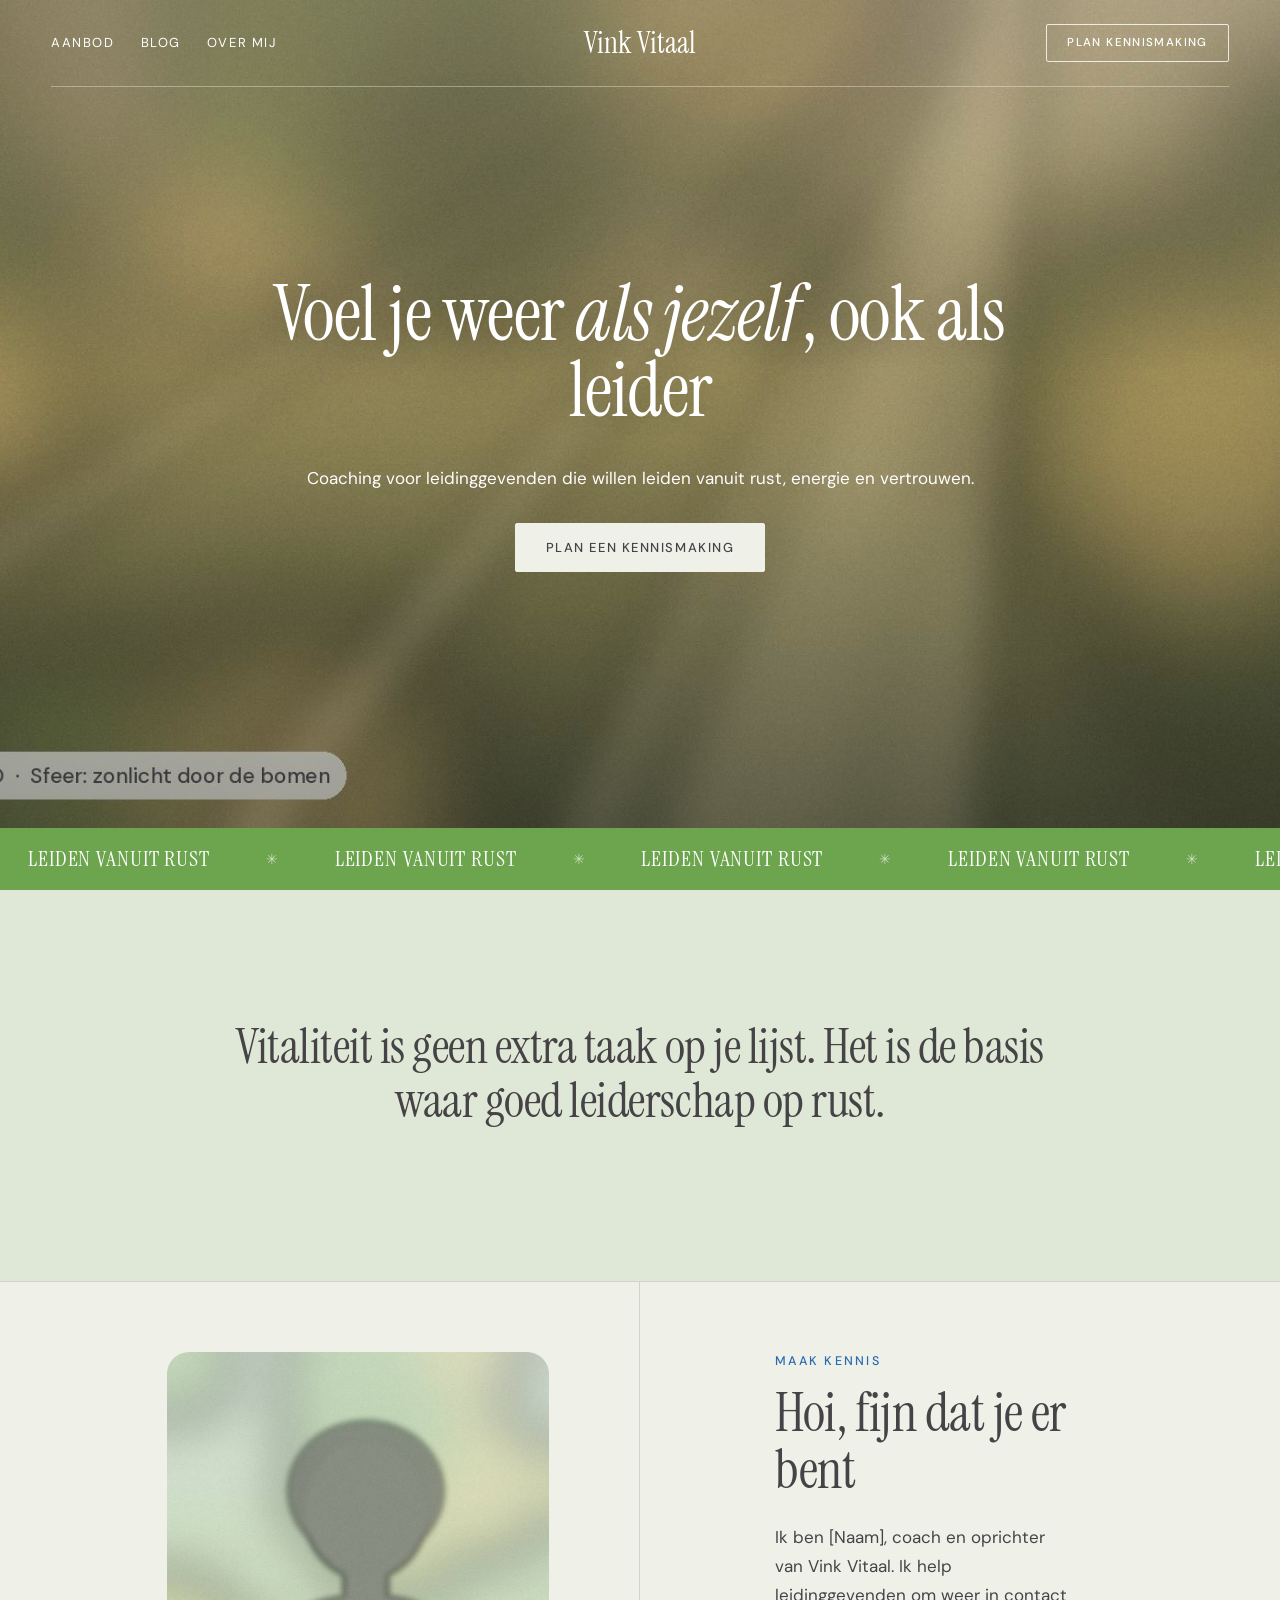
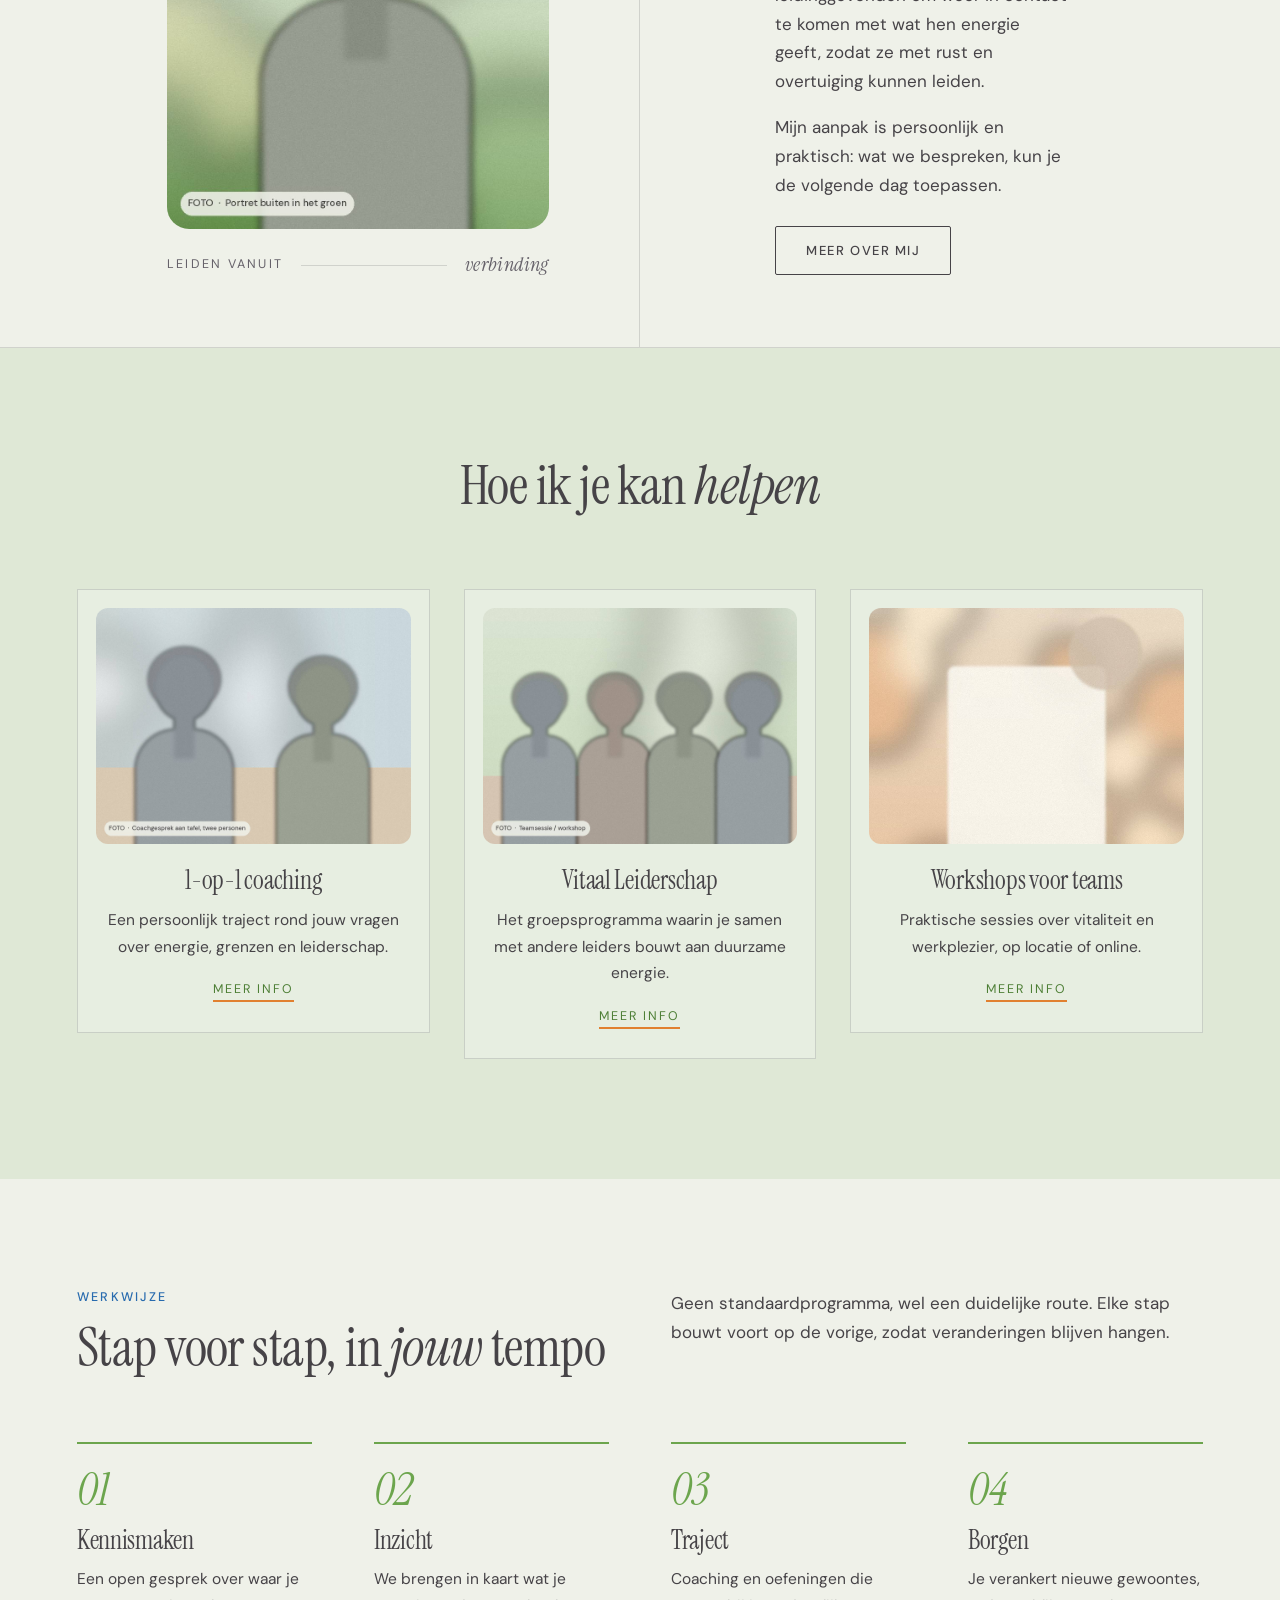
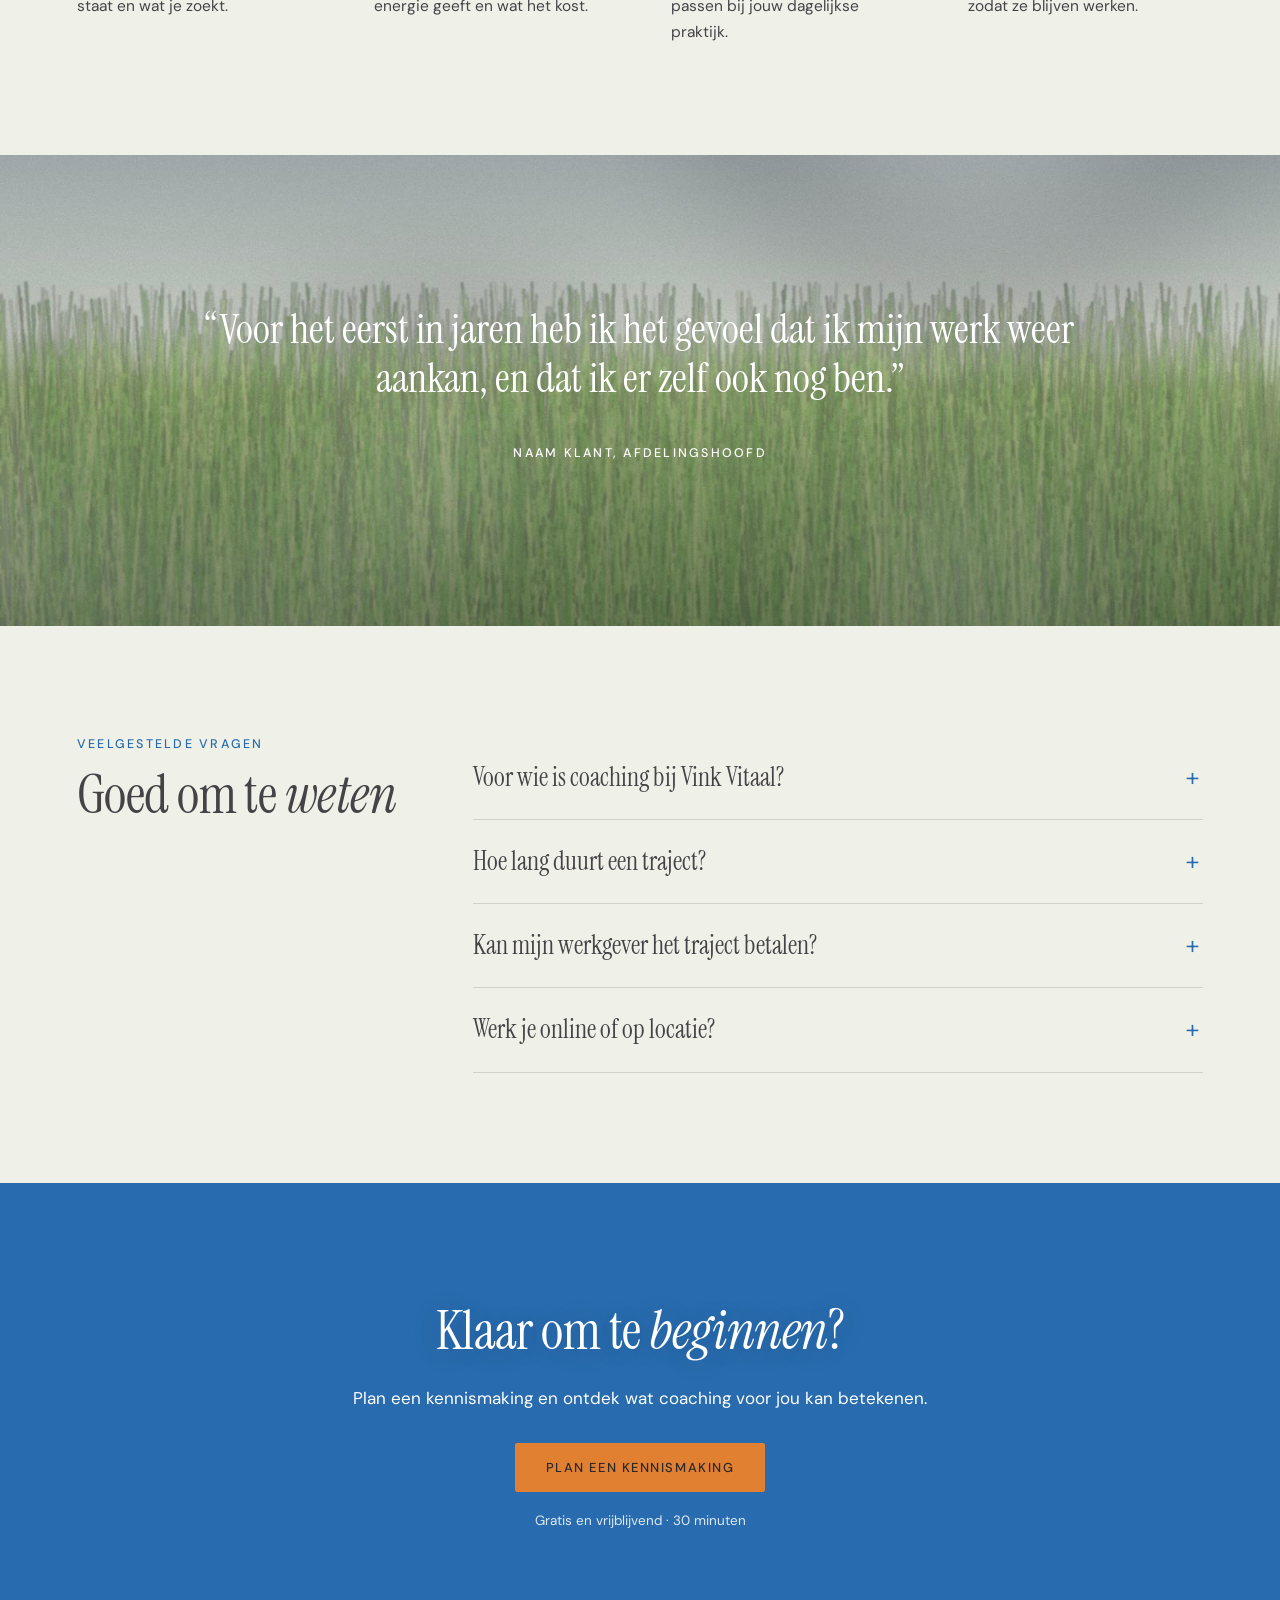
<file: preview/vv-template-3-rust.html>
<!doctype html>
<html lang="nl">
<head>
<meta charset="utf-8">
<meta name="viewport" content="width=device-width, initial-scale=1">
<title>Vink Vitaal – Template 3 Rust</title>
<link rel="preconnect" href="https://fonts.googleapis.com">
<link rel="preconnect" href="https://fonts.gstatic.com" crossorigin>
<link href="https://fonts.googleapis.com/css2?family=Caveat:wght@500&family=DM+Sans:ital,opsz,wght@0,9..40,300..600;1,9..40,300..600&family=Instrument+Serif:ital@0;1&display=swap" rel="stylesheet">
<link rel="stylesheet" href="divi-shim.css">
<link rel="stylesheet" href="../divi/vink-vitaal.css">
<style>
.et_pb_section_0{padding-top:130px;padding-bottom:110px;}
@media (max-width:767px){.et_pb_section_0{padding-top:120px;padding-bottom:80px;}}
.et_pb_row_0{width:92%;max-width:1360px;padding-top:24px;padding-bottom:24px;}
.et_pb_row_1{width:88%;max-width:880px;padding-top:0px;padding-bottom:0px;}
.et_pb_button_1_wrapper{margin-top:28px!important;margin-bottom:0px!important}
.et_pb_section_1{padding-top:20px;padding-bottom:20px;}
@media (max-width:767px){.et_pb_section_1{padding-top:16px;padding-bottom:16px;}}
.et_pb_row_2{width:100%;max-width:100%;padding-top:0px;padding-bottom:0px;}
.et_pb_section_2{padding-top:130px;padding-bottom:130px;}
@media (max-width:767px){.et_pb_section_2{padding-top:64px;padding-bottom:64px;}}
.et_pb_row_3{width:88%;max-width:860px;padding-top:0px;padding-bottom:0px;}
.et_pb_section_3{padding-top:0px;padding-bottom:0px;}
@media (max-width:767px){.et_pb_section_3{padding-top:0px;padding-bottom:0px;}}
.et_pb_row_4{width:88%;max-width:1240px;padding-top:0px;padding-bottom:0px;}
.et_pb_column_6{padding:70px 8% 70px 8%}
@media (max-width:767px){.et_pb_column_6{padding:40px 0 40px 0}}
.et_pb_image_0 .et_pb_image_wrap,.et_pb_image_0 img{width:100%}
.et_pb_code_1{margin-top:24px!important;margin-bottom:0px!important}
.et_pb_column_7{padding:70px 12% 70px 12%}
@media (max-width:767px){.et_pb_column_7{padding:40px 0 56px 0}}
.et_pb_button_2_wrapper{margin-top:26px!important;margin-bottom:0px!important}
.et_pb_section_4{padding-top:110px;padding-bottom:120px;}
@media (max-width:767px){.et_pb_section_4{padding-top:64px;padding-bottom:64px;}}
.et_pb_row_5{width:88%;max-width:1240px;padding-top:0px;padding-bottom:50px;}
.et_pb_row_6{width:88%;max-width:1240px;padding-top:0px;padding-bottom:0px;}
.et_pb_image_1 .et_pb_image_wrap,.et_pb_image_1 img{width:100%}
.et_pb_image_2 .et_pb_image_wrap,.et_pb_image_2 img{width:100%}
.et_pb_image_3 .et_pb_image_wrap,.et_pb_image_3 img{width:100%}
.et_pb_section_5{padding-top:110px;padding-bottom:110px;}
@media (max-width:767px){.et_pb_section_5{padding-top:64px;padding-bottom:64px;}}
.et_pb_row_7{width:88%;max-width:1240px;padding-top:0px;padding-bottom:40px;}
.et_pb_row_8{width:88%;max-width:1240px;padding-top:0px;padding-bottom:0px;}
.et_pb_section_6{padding-top:150px;padding-bottom:150px;}
@media (max-width:767px){.et_pb_section_6{padding-top:90px;padding-bottom:90px;}}
.et_pb_row_9{width:88%;max-width:900px;padding-top:0px;padding-bottom:0px;}
.et_pb_section_7{padding-top:110px;padding-bottom:110px;}
@media (max-width:767px){.et_pb_section_7{padding-top:64px;padding-bottom:64px;}}
.et_pb_row_10{width:88%;max-width:1240px;padding-top:0px;padding-bottom:0px;}
.et_pb_section_8{padding-top:120px;padding-bottom:120px;}
@media (max-width:767px){.et_pb_section_8{padding-top:64px;padding-bottom:64px;}}
.et_pb_row_11{width:88%;max-width:720px;padding-top:0px;padding-bottom:0px;}
.et_pb_button_3_wrapper{margin-top:30px!important;margin-bottom:18px!important}
</style>
</head>
<body>
<div id="page-container"><div id="et-main-area"><div id="main-content"><div class="et-l et-l--post"><div class="et_builder_inner_content">
<div class="et_pb_section et_pb_section_0 vv vv-hero-vol vv-overlay et_section_regular" style="background-color:#5B5A3E;background-image:url(../afbeeldingen/vv-sfeer-bos.jpg);background-size:cover;background-position:center;">
<div class="et_pb_row et_pb_row_0 et_pb_gutters3 vv-topbalk vv-topbalk--lijn vv-midden">
<div class="et_pb_column et_pb_column_1_3 et_pb_column_0" style="">
<div class="et_pb_module et_pb_text et_pb_text_0 et_pb_text_align_left et_pb_bg_layout_light vv-menu vv-op-foto"><div class="et_pb_text_inner"><p><a href="#">Aanbod</a><a href="#">Blog</a><a href="#">Over mij</a></p></div></div>
</div>
<div class="et_pb_column et_pb_column_1_3 et_pb_column_1" style="">
<div class="et_pb_module et_pb_text et_pb_text_1 et_pb_text_align_center et_pb_bg_layout_light vv-merknaam vv-op-foto"><div class="et_pb_text_inner"><p>Vink Vitaal</p></div></div>
</div>
<div class="et_pb_column et_pb_column_1_3 et_pb_column_2 et-last-child" style="">
<div class="et_pb_button_module_wrapper et_pb_button_0_wrapper et_pb_button_alignment_right et_pb_module"><a class="et_pb_button et_pb_button_0 vv-btn vv-btn--klein vv-btn--lijn-licht vv-btn--recht et_pb_bg_layout_light" href="#">Plan kennismaking</a></div>
</div>
</div>
<div class="et_pb_row et_pb_row_1 et_pb_gutters3">
<div class="et_pb_column et_pb_column_4_4 et_pb_column_3 et-last-child" style="">
<div class="et_pb_module et_pb_text et_pb_text_2 et_pb_text_align_center et_pb_bg_layout_light vv-op-foto" data-vv-anim><div class="et_pb_text_inner"><h1>Voel je weer <em>als jezelf</em>, ook als leider</h1>
<p>Coaching voor leidinggevenden die willen leiden vanuit rust, energie en vertrouwen.</p></div></div>
<div class="et_pb_button_module_wrapper et_pb_button_1_wrapper et_pb_button_alignment_center et_pb_module" data-vv-anim><a class="et_pb_button et_pb_button_1 vv-btn vv-btn--licht vv-btn--recht et_pb_bg_layout_light" href="#">Plan een kennismaking</a></div>
</div>
</div>
</div>
<div class="et_pb_section et_pb_section_1 vv vv-band-groen et_section_regular" style="background-color:#6CA54D;">
<div class="et_pb_row et_pb_row_2 et_pb_gutters3">
<div class="et_pb_column et_pb_column_4_4 et_pb_column_4 et-last-child" style="">
<div class="et_pb_module et_pb_code et_pb_code_0"><div class="et_pb_code_inner"><div class="vv-band " aria-hidden="true"><div class="vv-band__spoor"><span>Leiden vanuit rust</span><span>Leiden vanuit rust</span><span>Leiden vanuit rust</span><span>Leiden vanuit rust</span><span>Leiden vanuit rust</span><span>Leiden vanuit rust</span><span>Leiden vanuit rust</span><span>Leiden vanuit rust</span><span>Leiden vanuit rust</span><span>Leiden vanuit rust</span></div></div></div></div>
</div>
</div>
</div>
<div class="et_pb_section et_pb_section_2 vv vv-tint et_section_regular" style="background-color:#DFE8D6;">
<div class="et_pb_row et_pb_row_3 et_pb_gutters3">
<div class="et_pb_column et_pb_column_4_4 et_pb_column_5 et-last-child" style="">
<div class="et_pb_module et_pb_text et_pb_text_3 et_pb_text_align_center et_pb_bg_layout_light vv-statement" data-vv-anim><div class="et_pb_text_inner"><h2>Vitaliteit is geen extra taak op je lijst. Het is de basis waar goed leiderschap op rust.</h2></div></div>
</div>
</div>
</div>
<div class="et_pb_section et_pb_section_3 vv vv-lijnen et_section_regular" style="background-color:#EFF1E9;">
<div class="et_pb_row et_pb_row_4 et_pb_gutters1 et_pb_equal_columns vv-lijnkolommen">
<div class="et_pb_column et_pb_column_1_2 et_pb_column_6" style="">
<div class="et_pb_module et_pb_image et_pb_image_0 vv-beeld vv-beeld--staand" data-vv-anim><span class="et_pb_image_wrap"><img src="../afbeeldingen/vv-portret-buiten.jpg" alt="Portret van de coach"></span></div>
<div class="et_pb_module et_pb_code et_pb_code_1"><div class="et_pb_code_inner"><div class="vv-lijntekst">Leiden vanuit <i></i> <em>verbinding</em></div></div></div>
</div>
<div class="et_pb_column et_pb_column_1_2 et_pb_column_7 et-last-child vv-kolom-midden" style="">
<div class="et_pb_module et_pb_text et_pb_text_4 et_pb_text_align_left et_pb_bg_layout_light" data-vv-anim><div class="et_pb_text_inner"><h4>Maak kennis</h4>
<h2>Hoi, fijn dat je er bent</h2>
<p>Ik ben [Naam], coach en oprichter van Vink Vitaal. Ik help leidinggevenden om weer in contact te komen met wat hen energie geeft, zodat ze met rust en overtuiging kunnen leiden.</p>
<p>Mijn aanpak is persoonlijk en praktisch: wat we bespreken, kun je de volgende dag toepassen.</p></div></div>
<div class="et_pb_button_module_wrapper et_pb_button_2_wrapper et_pb_button_alignment_left et_pb_module" data-vv-anim><a class="et_pb_button et_pb_button_2 vv-btn vv-btn--lijn vv-btn--recht et_pb_bg_layout_light" href="#">Meer over mij</a></div>
</div>
</div>
</div>
<div class="et_pb_section et_pb_section_4 vv vv-tint et_section_regular" style="background-color:#DFE8D6;">
<div class="et_pb_row et_pb_row_5 et_pb_gutters3">
<div class="et_pb_column et_pb_column_4_4 et_pb_column_8 et-last-child" style="">
<div class="et_pb_module et_pb_text et_pb_text_5 et_pb_text_align_center et_pb_bg_layout_light" data-vv-anim><div class="et_pb_text_inner"><h2>Hoe ik je kan <em>helpen</em></h2></div></div>
</div>
</div>
<div class="et_pb_row et_pb_row_6 et_pb_gutters2 et_pb_equal_columns">
<div class="et_pb_column et_pb_column_1_3 et_pb_column_9 vv-rand" style="">
<div class="et_pb_module et_pb_image et_pb_image_1 vv-beeld vv-beeld--liggend vv-beeld--klein" data-vv-anim><span class="et_pb_image_wrap"><img src="../afbeeldingen/vv-werk-gesprek.jpg" alt="Coachgesprek"></span></div>
<div class="et_pb_module et_pb_text et_pb_text_6 et_pb_text_align_center et_pb_bg_layout_light vv-dienst" data-vv-anim><div class="et_pb_text_inner"><h3>1-op-1 coaching</h3><p>Een persoonlijk traject rond jouw vragen over energie, grenzen en leiderschap.</p><p class="vv-meer"><a href="#">Meer info</a></p></div></div>
</div>
<div class="et_pb_column et_pb_column_1_3 et_pb_column_10 vv-rand" style="">
<div class="et_pb_module et_pb_image et_pb_image_2 vv-beeld vv-beeld--liggend vv-beeld--klein" data-vv-anim><span class="et_pb_image_wrap"><img src="../afbeeldingen/vv-werk-team.jpg" alt="Teamsessie"></span></div>
<div class="et_pb_module et_pb_text et_pb_text_7 et_pb_text_align_center et_pb_bg_layout_light vv-dienst" data-vv-anim><div class="et_pb_text_inner"><h3>Vitaal Leiderschap</h3><p>Het groepsprogramma waarin je samen met andere leiders bouwt aan duurzame energie.</p><p class="vv-meer"><a href="#">Meer info</a></p></div></div>
</div>
<div class="et_pb_column et_pb_column_1_3 et_pb_column_11 et-last-child vv-rand" style="">
<div class="et_pb_module et_pb_image et_pb_image_3 vv-beeld vv-beeld--liggend vv-beeld--klein" data-vv-anim><span class="et_pb_image_wrap"><img src="../afbeeldingen/vv-sfeer-detail.jpg" alt="Sfeerbeeld"></span></div>
<div class="et_pb_module et_pb_text et_pb_text_8 et_pb_text_align_center et_pb_bg_layout_light vv-dienst" data-vv-anim><div class="et_pb_text_inner"><h3>Workshops voor teams</h3><p>Praktische sessies over vitaliteit en werkplezier, op locatie of online.</p><p class="vv-meer"><a href="#">Meer info</a></p></div></div>
</div>
</div>
</div>
<div class="et_pb_section et_pb_section_5 vv  et_section_regular" style="background-color:#EFF1E9;">
<div class="et_pb_row et_pb_row_7 et_pb_gutters3">
<div class="et_pb_column et_pb_column_1_2 et_pb_column_12" style="">
<div class="et_pb_module et_pb_text et_pb_text_9 et_pb_text_align_left et_pb_bg_layout_light" data-vv-anim><div class="et_pb_text_inner"><h4>Werkwijze</h4><h2>Stap voor stap, in <em>jouw</em> tempo</h2></div></div>
</div>
<div class="et_pb_column et_pb_column_1_2 et_pb_column_13 et-last-child" style="">
<div class="et_pb_module et_pb_text et_pb_text_10 et_pb_text_align_left et_pb_bg_layout_light" data-vv-anim><div class="et_pb_text_inner"><p>Geen standaardprogramma, wel een duidelijke route. Elke stap bouwt voort op de vorige, zodat veranderingen blijven hangen.</p></div></div>
</div>
</div>
<div class="et_pb_row et_pb_row_8 et_pb_gutters3">
<div class="et_pb_column et_pb_column_1_4 et_pb_column_14" style="">
<div class="et_pb_module et_pb_text et_pb_text_11 et_pb_text_align_left et_pb_bg_layout_light vv-stap" data-vv-anim><div class="et_pb_text_inner"><span class="vv-nummer">01</span><h3>Kennismaken</h3><p>Een open gesprek over waar je staat en wat je zoekt.</p></div></div>
</div>
<div class="et_pb_column et_pb_column_1_4 et_pb_column_15" style="">
<div class="et_pb_module et_pb_text et_pb_text_12 et_pb_text_align_left et_pb_bg_layout_light vv-stap" data-vv-anim><div class="et_pb_text_inner"><span class="vv-nummer">02</span><h3>Inzicht</h3><p>We brengen in kaart wat je energie geeft en wat het kost.</p></div></div>
</div>
<div class="et_pb_column et_pb_column_1_4 et_pb_column_16" style="">
<div class="et_pb_module et_pb_text et_pb_text_13 et_pb_text_align_left et_pb_bg_layout_light vv-stap" data-vv-anim><div class="et_pb_text_inner"><span class="vv-nummer">03</span><h3>Traject</h3><p>Coaching en oefeningen die passen bij jouw dagelijkse praktijk.</p></div></div>
</div>
<div class="et_pb_column et_pb_column_1_4 et_pb_column_17 et-last-child" style="">
<div class="et_pb_module et_pb_text et_pb_text_14 et_pb_text_align_left et_pb_bg_layout_light vv-stap" data-vv-anim><div class="et_pb_text_inner"><span class="vv-nummer">04</span><h3>Borgen</h3><p>Je verankert nieuwe gewoontes, zodat ze blijven werken.</p></div></div>
</div>
</div>
</div>
<div class="et_pb_section et_pb_section_6 vv vv-overlay et_section_regular" style="background-color:#6E7F52;background-image:url(../afbeeldingen/vv-sfeer-gras.jpg);background-size:cover;background-position:center;">
<div class="et_pb_row et_pb_row_9 et_pb_gutters3">
<div class="et_pb_column et_pb_column_4_4 et_pb_column_18 et-last-child" style="">
<div class="et_pb_module et_pb_text et_pb_text_15 et_pb_text_align_center et_pb_bg_layout_light vv-groot-citaat vv-op-foto" data-vv-anim><div class="et_pb_text_inner"><p>“Voor het eerst in jaren heb ik het gevoel dat ik mijn werk weer aankan, en dat ik er zelf ook nog ben.”</p>
<h4>Naam klant, afdelingshoofd</h4></div></div>
</div>
</div>
</div>
<div class="et_pb_section et_pb_section_7 vv  et_section_regular" style="background-color:#EFF1E9;">
<div class="et_pb_row et_pb_row_10 et_pb_gutters3">
<div class="et_pb_column et_pb_column_1_3 et_pb_column_19" style="">
<div class="et_pb_module et_pb_text et_pb_text_16 et_pb_text_align_left et_pb_bg_layout_light" data-vv-anim><div class="et_pb_text_inner"><h4>Veelgestelde vragen</h4><h2>Goed om te <em>weten</em></h2></div></div>
</div>
<div class="et_pb_column et_pb_column_2_3 et_pb_column_20 et-last-child" style="">
<div class="et_pb_module et_pb_toggle et_pb_toggle_0 et_pb_toggle_item et_pb_toggle_close vv-vraag" data-vv-anim><h5 class="et_pb_toggle_title">Voor wie is coaching bij Vink Vitaal?</h5><div class="et_pb_toggle_content clearfix"><p>Voor leidinggevenden, ondernemers en professionals met verantwoordelijkheid die merken dat hun energie of plezier onder druk staat.</p></div></div>
<div class="et_pb_module et_pb_toggle et_pb_toggle_1 et_pb_toggle_item et_pb_toggle_close vv-vraag" data-vv-anim><h5 class="et_pb_toggle_title">Hoe lang duurt een traject?</h5><div class="et_pb_toggle_content clearfix"><p>De meeste trajecten duren drie tot zes maanden. In het kennismakingsgesprek kijken we wat bij jou past.</p></div></div>
<div class="et_pb_module et_pb_toggle et_pb_toggle_2 et_pb_toggle_item et_pb_toggle_close vv-vraag" data-vv-anim><h5 class="et_pb_toggle_title">Kan mijn werkgever het traject betalen?</h5><div class="et_pb_toggle_content clearfix"><p>Vaak wel. Coaching valt regelmatig onder het opleidings- of vitaliteitsbudget. Ik denk graag mee over een voorstel.</p></div></div>
<div class="et_pb_module et_pb_toggle et_pb_toggle_3 et_pb_toggle_item et_pb_toggle_close vv-vraag" data-vv-anim><h5 class="et_pb_toggle_title">Werk je online of op locatie?</h5><div class="et_pb_toggle_content clearfix"><p>Allebei. Veel klanten kiezen voor een mix, en een wandelcoachsessie in de natuur is ook mogelijk.</p></div></div>
</div>
</div>
</div>
<div class="et_pb_section et_pb_section_8 vv  et_section_regular" style="background-color:#286BAE;">
<div class="et_pb_row et_pb_row_11 et_pb_gutters3">
<div class="et_pb_column et_pb_column_4_4 et_pb_column_21 et-last-child" style="">
<div class="et_pb_module et_pb_text et_pb_text_17 et_pb_text_align_center et_pb_bg_layout_light vv-op-foto" data-vv-anim><div class="et_pb_text_inner"><h2>Klaar om te <em>beginnen</em>?</h2><p>Plan een kennismaking en ontdek wat coaching voor jou kan betekenen.</p></div></div>
<div class="et_pb_button_module_wrapper et_pb_button_3_wrapper et_pb_button_alignment_center et_pb_module" data-vv-anim><a class="et_pb_button et_pb_button_3 vv-btn vv-btn--warm vv-btn--recht et_pb_bg_layout_light" href="#">Plan een kennismaking</a></div>
<div class="et_pb_module et_pb_text et_pb_text_18 et_pb_text_align_center et_pb_bg_layout_light vv-noot vv-op-foto" data-vv-anim><div class="et_pb_text_inner"><p>Gratis en vrijblijvend · 30 minuten</p></div></div>
</div>
</div>
</div>
</div></div></div></div></div>
<script src="divi-shim.js"></script>
</body>
</html>
</file>
<file: preview/divi-shim.css>
/* Alleen voor de preview: een benadering van Divi's eigen basis-CSS,
   zodat divi/vink-vitaal.css hier hetzelfde werkt als op de echte site.
   Dit bestand hoort NIET in WordPress. */
*, *::before, *::after { box-sizing: border-box; }
html, body { margin: 0; padding: 0; }
body { font-family: 'Open Sans', Arial, sans-serif; font-size: 14px; color: #666; line-height: 1.7em; background: #fff; }
h1, h2, h3, h4, h5, h6 { margin: 0; padding-bottom: 10px; line-height: 1em; font-weight: 500; color: #333; }
p { margin: 0; padding-bottom: 1em; }
p:last-of-type { padding-bottom: 0; }
ul { margin: 0; padding: 0 0 23px 1em; line-height: 26px; }
a { color: #2ea3f2; text-decoration: none; }
img { max-width: 100%; height: auto; vertical-align: middle; border: 0; }

.et_pb_section { position: relative; background-color: #fff; background-position: 50%; background-size: cover; padding: 4% 0; }
.et_pb_row { width: 80%; max-width: 1080px; margin: auto; position: relative; padding: 2% 0; }
.et_pb_row::after { content: ""; display: block; clear: both; visibility: hidden; height: 0; }
.et_pb_column { float: left; position: relative; z-index: 2; min-height: 1px; background-size: cover; background-position: center; }
.et_pb_column_4_4 { width: 100%; }
.et_pb_gutters3 .et_pb_column { margin-right: 5.5%; }
.et_pb_gutters3 .et_pb_column_1_2 { width: 47.25%; }
.et_pb_gutters3 .et_pb_column_1_3 { width: 29.6667%; }
.et_pb_gutters3 .et_pb_column_2_3 { width: 64.833%; }
.et_pb_gutters3 .et_pb_column_1_4 { width: 20.875%; }
.et_pb_gutters1 .et_pb_column { margin-right: 0; }
.et_pb_gutters1 .et_pb_column_1_2 { width: 50%; }
.et_pb_gutters1 .et_pb_column_1_3 { width: 33.3333%; }
.et_pb_gutters1 .et_pb_column_1_4 { width: 25%; }
.et_pb_gutters2 .et_pb_column { margin-right: 3%; }
.et_pb_gutters2 .et_pb_column_1_2 { width: 48.5%; }
.et_pb_gutters2 .et_pb_column_1_3 { width: 31.3333%; }
.et_pb_gutters2 .et_pb_column_1_4 { width: 22.75%; }
.et_pb_gutters4 .et_pb_column { margin-right: 8%; }
.et_pb_gutters4 .et_pb_column_1_2 { width: 46%; }
.et_pb_gutters4 .et_pb_column_1_3 { width: 28%; }
.et_pb_gutters4 .et_pb_column_1_4 { width: 19%; }
.et_pb_row .et_pb_column.et-last-child { margin-right: 0; }
.et_pb_equal_columns { display: flex; }
.et_pb_equal_columns > .et_pb_column { float: none; }

.et_pb_module { position: relative; background-size: cover; background-position: 50%; }
.et_pb_column .et_pb_module:not(:last-child) { margin-bottom: 30px; }
.et_pb_gutters1 .et_pb_column .et_pb_module:not(:last-child) { margin-bottom: 0; }
.et_pb_text { word-wrap: break-word; }
.et_pb_text_align_center { text-align: center; }
.et_pb_button_module_wrapper.et_pb_button_alignment_center { text-align: center; }
.et_pb_button_module_wrapper.et_pb_button_alignment_right { text-align: right; }
.et_pb_button { display: inline-block; position: relative; font-size: 20px; font-weight: 500; padding: .3em 1em; line-height: 1.7em !important; background: transparent; border: 2px solid; border-radius: 3px; color: #2ea3f2; }
.et_pb_image { margin-left: auto; margin-right: auto; line-height: 0; }
.et_pb_image .et_pb_image_wrap { display: inline-block; position: relative; max-width: 100%; }
.et_pb_toggle { border: 1px solid #d9d9d9; padding: 20px; background: #f4f4f4; }
.et_pb_toggle_title { position: relative; cursor: pointer; }
.et_pb_toggle_close .et_pb_toggle_content { display: none; }

[data-vv-anim] { opacity: 0; transform: translateY(28px); transition: opacity .9s ease-out, transform .9s ease-out; }
[data-vv-anim].vv-in { opacity: 1; transform: none; }

@media (max-width: 980px) {
  .et_pb_section { padding: 50px 0; }
  .et_pb_row { padding: 30px 0; }
  .et_pb_row .et_pb_column { width: 100% !important; margin-right: 0 !important; margin-bottom: 30px; }
  .et_pb_row .et_pb_column.et-last-child { margin-bottom: 0; }
  .et_pb_equal_columns { display: block; }
}
@media (prefers-reduced-motion: reduce) { [data-vv-anim] { opacity: 1; transform: none; transition: none; } }
</file>
<file: divi/vink-vitaal.css>
/* ==========================================================================
   VINK VITAAL — centraal stylesheet voor de Divi-templates
   --------------------------------------------------------------------------
   Waar plakken:  Divi > Thema-opties > Algemeen > Aangepaste CSS
                  (of in style.css van een child theme)
   Lettertypes:   zie divi/head-fonts.html (Divi > Thema-opties > Integratie)

   Hoe het werkt:
   - Elke sectie in de templates heeft de CSS-klasse "vv". Alleen binnen die
     secties geldt deze opmaak; de rest van je site blijft ongemoeid.
   - Kleuren en lettertypes staan hieronder als variabelen. Pas je hier één
     waarde aan, dan verandert het op alle drie de templates tegelijk.
   ========================================================================== */

:root {
  /* Basispalet uit VitaalLeiderschap_kleuropties.pdf */
  --vv-antraciet: #464347;
  --vv-creme: #EFF1E9;
  --vv-oranje: #E18030;
  --vv-groen: #6CA54D;
  --vv-blauw: #286BAE;

  /* Afgeleide, rustige tinten (gemengd met crème) voor kleurvlakken.
     Briefing: "kleuren van teksten en vlakken rustig, foto's brengen kleur". */
  --vv-creme-licht: #F7F8F3;   /* kaarten */
  --vv-salie-licht: #DFE8D6;   /* 12% groen */
  --vv-salie: #CEDEC2;         /* 25% groen */
  --vv-blauw-zacht: #C7D6DD;   /* 20% blauw */
  --vv-blauw-mid: #82A7C9;     /* grote decoratieve letters */
  --vv-zand: #ECDAC4;          /* 20% oranje */
  --vv-groen-diep: #4E7F36;    /* groen voor knoppen/tekst: leesbaar (AA) */
  --vv-tekst-op-oranje: #2B282C; /* donkere tekst op oranje: leesbaar (AA) */

  --vv-tekst: var(--vv-antraciet);
  --vv-tekst-zacht: #66626A;
  --vv-lijn: rgba(70, 67, 71, .18);

  --vv-serif: 'Instrument Serif', Georgia, 'Times New Roman', serif;
  --vv-sans: 'DM Sans', system-ui, -apple-system, 'Segoe UI', Arial, sans-serif;
  --vv-hand: 'Caveat', 'Segoe Script', cursive;

  --vv-radius: 22px;
  --vv-radius-klein: 12px;
  --vv-schaduw: 0 18px 40px -22px rgba(70, 67, 71, .35);
}

/* ---------- Basis typografie ---------------------------------------------- */

.vv {
  font-family: var(--vv-sans);
  color: var(--vv-tekst);
  -webkit-font-smoothing: antialiased;
}
.vv .et_pb_module p,
.vv .et_pb_module li {
  font-family: var(--vv-sans);
  font-size: 17px;
  line-height: 1.7;
  color: var(--vv-tekst);
  font-weight: 400;
}
.vv .et_pb_module p { padding-bottom: 1em; }
.vv .et_pb_module p:last-child { padding-bottom: 0; }
.vv .et_pb_module strong { font-weight: 600; }

.vv .et_pb_module h1,
.vv .et_pb_module h2,
.vv .et_pb_module h3 {
  font-family: var(--vv-serif);
  font-weight: 400;
  color: var(--vv-tekst);
  letter-spacing: -0.01em;
  padding-bottom: 0;
  margin: 0 0 .45em;
}
.vv .et_pb_module h1 { font-size: clamp(44px, 6vw, 84px); line-height: 1.0; }
.vv .et_pb_module h2 { font-size: clamp(34px, 4.2vw, 58px); line-height: 1.06; }
.vv .et_pb_module h3 { font-size: clamp(26px, 2.4vw, 34px); line-height: 1.12; }
.vv .et_pb_module h1 em,
.vv .et_pb_module h2 em,
.vv .et_pb_module h3 em { font-style: italic; }

/* h4 = klein "label" boven een kop (eyebrow) */
.vv .et_pb_module h4 {
  font-family: var(--vv-sans);
  font-size: 12.5px;
  font-weight: 500;
  letter-spacing: .18em;
  text-transform: uppercase;
  color: var(--vv-blauw);
  line-height: 1.4;
  padding-bottom: 0;
  margin: 0 0 1.1em;
}
/* Op getinte vlakken (sectieklasse vv-tint) is blauw te licht voor kleine tekst */
.vv-tint .et_pb_module h4 { color: var(--vv-tekst); }
.vv .et_pb_module h5 {
  font-family: var(--vv-sans);
  font-size: 14px; font-weight: 500;
  color: var(--vv-tekst-zacht);
  padding: 0; margin: 1.2em 0 0;
}
.vv .et_pb_module a:not(.et_pb_button) { color: var(--vv-groen-diep); }

/* Hulpklassen voor tekstmodules */
.vv .vv-hoofdletters h1, .vv .vv-hoofdletters h2 { text-transform: uppercase; letter-spacing: -0.005em; }
.vv .vv-groen-kop h1, .vv .vv-groen-kop h2 { color: var(--vv-groen-diep); }
.vv .vv-intro p { font-size: 19px; }
.vv .vv-smal { max-width: 560px; }
.vv .et_pb_text_align_center.vv-smal { margin-left: auto; margin-right: auto; }
.vv .vv-statement h2 { font-size: clamp(32px, 3.8vw, 52px); line-height: 1.12; }

/* Handgeschreven accent (Caveat): <p class="vv-hand">Welkom!</p> */
.vv .et_pb_module .vv-hand,
.vv .et_pb_module p.vv-hand {
  font-family: var(--vv-hand);
  font-size: clamp(30px, 3vw, 42px);
  line-height: 1.1;
  color: var(--vv-groen-diep);
  font-weight: 500;
  padding-bottom: .15em;
}

.vv .vv-hand-groot.et_pb_module p {
  font-family: var(--vv-hand); font-size: clamp(34px, 4vw, 56px); line-height: 1.12;
  color: var(--vv-groen-diep); font-weight: 500; text-shadow: 0 0 24px rgba(255,255,255,.55);
}

/* Handgetekende cirkel om een woord: <span class="vv-cirkel">woord</span> */
.vv .vv-cirkel { position: relative; display: inline-block; white-space: nowrap; }
.vv .vv-cirkel::after {
  content: ""; position: absolute; left: -10%; top: -14%; width: 120%; height: 132%;
  background: url("data:image/svg+xml,%3Csvg xmlns='http://www.w3.org/2000/svg' viewBox='0 0 200 80' preserveAspectRatio='none'%3E%3Cpath d='M30 12 C 80 -2, 175 4, 192 32 C 206 60, 140 76, 88 74 C 36 72, 4 60, 8 38 C 12 18, 52 8, 118 10' fill='none' stroke='%23E18030' stroke-width='2.4' stroke-linecap='round'/%3E%3C/svg%3E") no-repeat center / 100% 100%;
  pointer-events: none;
}

/* Tekst op een donkere foto */
.vv .vv-op-foto h1, .vv .vv-op-foto h2, .vv .vv-op-foto h3,
.vv .vv-op-foto h4, .vv .vv-op-foto p { color: #fff !important; }
.vv .vv-op-foto h1, .vv .vv-op-foto h2 { text-shadow: 0 2px 30px rgba(0,0,0,.18); }

/* ---------- Knoppen ------------------------------------------------------- */
/* Divi-knopmodule + klasse "vv-btn" (plus eventueel een variant). */

.vv .et_pb_button.vv-btn,
.vv .et_pb_button.vv-btn:hover {
  font-family: var(--vv-sans) !important;
  font-size: 13px !important;
  font-weight: 500 !important;
  letter-spacing: .12em !important;
  text-transform: uppercase !important;
  line-height: 1.2 !important;
  padding: 16px 30px !important;
  border-radius: 999px !important;
  border: 1px solid var(--vv-groen-diep) !important;
  background: var(--vv-groen-diep) !important;
  color: #fff !important;
}
.vv .et_pb_button.vv-btn { transition: transform .25s ease, background-color .25s ease, color .25s ease, box-shadow .25s ease !important; }
.vv .et_pb_button.vv-btn:hover {
  background: var(--vv-oranje) !important;
  border-color: var(--vv-oranje) !important;
  color: var(--vv-tekst-op-oranje) !important;
  transform: translateY(-2px);
  box-shadow: var(--vv-schaduw);
}
.vv .et_pb_button.vv-btn::after,
.vv .et_pb_button.vv-btn::before { display: none !important; }

/* Variant: omlijnd */
.vv .et_pb_button.vv-btn--lijn { background: transparent !important; color: var(--vv-tekst) !important; border-color: var(--vv-tekst) !important; }
.vv .et_pb_button.vv-btn--lijn:hover { background: var(--vv-oranje) !important; border-color: var(--vv-oranje) !important; color: var(--vv-tekst-op-oranje) !important; }
/* Variant: warm (oranje uit het palet, donkere tekst) */
.vv .et_pb_button.vv-btn--warm { background: var(--vv-oranje) !important; border-color: var(--vv-oranje) !important; color: var(--vv-tekst-op-oranje) !important; }
.vv .et_pb_button.vv-btn--warm:hover { background: var(--vv-antraciet) !important; border-color: var(--vv-antraciet) !important; color: #fff !important; }
/* Variant: licht (op een foto) */
.vv .et_pb_button.vv-btn--licht { background: var(--vv-creme) !important; border-color: var(--vv-creme) !important; color: var(--vv-antraciet) !important; }
.vv .et_pb_button.vv-btn--licht:hover { background: var(--vv-oranje) !important; border-color: var(--vv-oranje) !important; color: var(--vv-tekst-op-oranje) !important; }
/* Variant: omlijnd licht (op een foto) */
.vv .et_pb_button.vv-btn--lijn-licht { background: transparent !important; color: #fff !important; border-color: rgba(255,255,255,.8) !important; }
.vv .et_pb_button.vv-btn--lijn-licht:hover { background: var(--vv-oranje) !important; border-color: var(--vv-oranje) !important; color: var(--vv-tekst-op-oranje) !important; }
/* Variant: rechthoekig (template Rust) */
.vv .et_pb_button.vv-btn--recht { border-radius: 2px !important; }
/* Variant: klein (topbalk) */
.vv .et_pb_button.vv-btn--klein { padding: 11px 20px !important; font-size: 11.5px !important; }

/* Kaart = tekstmodule + direct daaronder een knopmodule */
.vv .vv-kaart {
  background: var(--vv-creme-licht);
  border-radius: var(--vv-radius) var(--vv-radius) 0 0;
  padding: 44px 40px 26px;
  margin-bottom: 0 !important;
  text-align: center;
}
.vv .vv-kaart + .et_pb_button_module_wrapper {
  background: var(--vv-creme-licht);
  border-radius: 0 0 var(--vv-radius) var(--vv-radius);
  padding: 4px 40px 44px;
  margin-bottom: 0 !important;
  text-align: center;
}
.vv .vv-kaart h3 { font-size: clamp(30px, 2.8vw, 40px); }

/* ---------- Lopende tekstband (Code-module) -------------------------------
   <div class="vv-band"><div class="vv-band__spoor">
     <span>Tekst</span><span>Tekst</span> ... (2x dezelfde reeks)
   </div></div>                                                              */
.vv .vv-band { overflow: hidden; width: 100%; }
.vv .vv-band__spoor {
  display: flex; width: max-content;
  animation: vv-band 38s linear infinite;
}
.vv .vv-band:hover .vv-band__spoor { animation-play-state: paused; }
.vv .vv-band__spoor span {
  font-family: var(--vv-serif);
  font-size: 22px; line-height: 1;
  text-transform: uppercase; letter-spacing: .04em;
  color: var(--vv-tekst);
  padding: 0 28px; white-space: nowrap;
  display: inline-flex; align-items: center;
}
.vv .vv-band__spoor span::after { content: "✳"; font-size: 14px; color: var(--vv-oranje); margin-left: 56px; }
/* Band op een groen vlak (sectieklasse vv-band-groen) */
.vv-band-groen .vv-band__spoor span { color: #fff; }
.vv-band-groen .vv-band__spoor span::after { color: var(--vv-creme); opacity: .75; }
.vv .vv-band--groot .vv-band__spoor { animation-duration: 55s; }
.vv .vv-band--groot .vv-band__spoor span { font-size: clamp(54px, 8vw, 120px); color: var(--vv-groen-diep); padding: 0 .25em; letter-spacing: -.005em; }
.vv .vv-band--groot .vv-band__spoor span::after { content: "/"; font-size: inherit; color: var(--vv-oranje); opacity: 1; margin-left: .5em; }
.vv .vv-band--klein .vv-band__spoor span { font-family: var(--vv-sans); font-size: 12.5px; letter-spacing: .2em; }
@keyframes vv-band { from { transform: translateX(0); } to { transform: translateX(-50%); } }

/* ---------- Beelden ------------------------------------------------------- */
.vv .vv-beeld { margin-bottom: 0 !important; width: 100%; }
.vv .vv-beeld .et_pb_image_wrap { display: block; width: 100%; overflow: hidden; border-radius: var(--vv-radius); }
.vv .vv-beeld img { display: block; width: 100%; height: 100%; object-fit: cover; transition: transform 1.2s ease; }
.vv .vv-beeld:hover img { transform: scale(1.03); }
.vv .vv-beeld--staand img { aspect-ratio: 4 / 5; }
.vv .vv-beeld--liggend img { aspect-ratio: 4 / 3; }
.vv .vv-beeld--hero img { aspect-ratio: 5 / 4; }
.vv .vv-beeld--vierkant img { aspect-ratio: 1 / 1; }
.vv .vv-beeld--boog .et_pb_image_wrap { border-radius: 999px 999px var(--vv-radius) var(--vv-radius); }
.vv .vv-beeld--boog img { aspect-ratio: 3 / 4; }
.vv .vv-beeld--recht .et_pb_image_wrap { border-radius: 0; }
.vv .vv-beeld--klein .et_pb_image_wrap { border-radius: var(--vv-radius-klein); }

/* Logo in de topbalk */
.vv .vv-logo { margin-bottom: 0 !important; }
.vv .vv-logo img { width: 150px; height: auto; }

/* Zwevende kleine fotootjes (template Groei) — verdwijnen op mobiel */
.vv .vv-zweef { position: absolute !important; z-index: 3; width: 34% !important; box-shadow: var(--vv-schaduw); border-radius: var(--vv-radius-klein); }
.vv .vv-zweef--lb { left: -22%; top: -6%; transform: rotate(-4deg); }
.vv .vv-zweef--rb { right: -34%; bottom: -16%; width: 30% !important; transform: rotate(3deg); }

/* ---------- Draaiende badge (Code-module met <div class="vv-badge"></div>) */
.vv .vv-badge-wrap { position: relative; height: 0; margin: 0 !important; z-index: 4; }
.vv .vv-badge {
  position: absolute; right: -40px; top: -60px;
  width: 128px; height: 128px; border-radius: 50%;
  background: var(--vv-creme) url("data:image/svg+xml,%3Csvg xmlns='http://www.w3.org/2000/svg' viewBox='0 0 200 200'%3E%3Cdefs%3E%3Cpath id='c' d='M100,100 m-72,0 a72,72 0 1,1 144,0 a72,72 0 1,1 -144,0'/%3E%3C/defs%3E%3Ctext font-family='DM Sans,Arial,sans-serif' font-size='17' letter-spacing='3' fill='%23464347'%3E%3CtextPath href='%23c' textLength='446' lengthAdjust='spacing'%3EOVER MIJ • VINK VITAAL • OVER MIJ • VINK VITAAL • %3C/textPath%3E%3C/text%3E%3Cpath d='M100 84 C104 94,110 98,118 100 C110 102,104 106,100 116 C96 106,90 102,82 100 C90 98,96 94,100 84Z' fill='%23E18030'/%3E%3C/svg%3E") center / 100% 100% no-repeat;
  animation: vv-draai 22s linear infinite;
  box-shadow: 0 10px 30px -14px rgba(70,67,71,.4);
}
@keyframes vv-draai { to { transform: rotate(360deg); } }

/* ---------- Kaarten met citaten (ervaringen) ------------------------------ */
.vv .vv-citaat {
  background: var(--vv-creme-licht);
  border-radius: var(--vv-radius);
  padding: 34px 32px 30px;
  height: 100%;
  transition: transform .35s ease, box-shadow .35s ease;
}
.vv .vv-citaat:hover { transform: translateY(-4px); box-shadow: var(--vv-schaduw); }
.vv .vv-citaat h3 { font-size: 26px; line-height: 1.15; margin-bottom: .6em; }
.vv .vv-citaat p { font-size: 15.5px; }
.vv .vv-initialen {
  display: inline-flex; align-items: center; justify-content: center;
  width: 48px; height: 48px; border-radius: 50%;
  background: var(--vv-groen); color: #fff;
  font-family: var(--vv-serif); font-size: 21px; font-style: italic;
  margin-bottom: 18px;
}
.vv .vv-initialen--oranje { background: var(--vv-oranje); color: var(--vv-tekst-op-oranje); }
.vv .vv-initialen--blauw { background: var(--vv-blauw); }
.vv .vv-gelijk .et_pb_column { display: flex; flex-direction: column; }
.vv .vv-gelijk .et_pb_column > .et_pb_module:last-child { flex: 1; }

/* Groot citaat (één ervaring) */
.vv .vv-groot-citaat p:first-child {
  font-family: var(--vv-serif); font-size: clamp(28px, 3.2vw, 44px); line-height: 1.2;
}

/* ---------- Grote typografie ---------------------------------------------- */
.vv .vv-reuze h2 {
  font-size: clamp(56px, 13vw, 215px) !important;
  line-height: .86 !important;
  text-transform: uppercase;
  color: var(--vv-blauw) !important;
  letter-spacing: -0.02em;
  white-space: nowrap;
  margin: 0 !important;
}
.vv .vv-reuze h2 em { text-transform: none; }

/* ---------- Secties ------------------------------------------------------- */
.vv .et_pb_column { position: relative; }
.vv-hero-vol { min-height: 92vh; display: flex; flex-direction: column; justify-content: center; }
/* Topbalk bovenin een hero-sectie */
.vv .vv-topbalk { position: absolute !important; top: 0; left: 0; right: 0; margin: 0 auto !important; z-index: 5; }
.vv .vv-topbalk--lijn { border-bottom: 1px solid rgba(255,255,255,.35); }
@media (min-width: 981px) {
  .vv .vv-midden { display: flex; align-items: center; }
  .vv .vv-midden > .et_pb_column { float: none; }
  .vv .vv-omlaag { margin-top: 140px; }
}
.vv-overlay { position: relative; }
.vv-overlay::before {
  content: ""; position: absolute; inset: 0; z-index: 1; pointer-events: none;
  background: linear-gradient(180deg, rgba(40,38,41,.30) 0%, rgba(40,38,41,.12) 45%, rgba(40,38,41,.38) 100%);
}
.vv-overlay > .et_pb_row { position: relative; z-index: 2; }

.vv-hoog { min-height: 72vh; }
.vv-overflow { overflow: hidden; }
.vv .vv-kolom-midden { display: flex; flex-direction: column; justify-content: center; }
.vv .vv-beeldkolom { min-height: 340px; }

/* Topbalk */
.vv .vv-menu p { font-size: 13px !important; letter-spacing: .12em; text-transform: uppercase; }
.vv .vv-menu a { color: inherit !important; text-decoration: none; margin-right: 26px; }
.vv .vv-merknaam p { font-family: var(--vv-serif) !important; font-size: 30px !important; line-height: 1 !important; }

/* Kolommen met een dunne verticale lijn ertussen (template Rust) */
.vv .vv-lijnkolommen > .et_pb_column:not(:last-child) { border-right: 1px solid var(--vv-lijn); }
.vv-lijnen { border-top: 1px solid var(--vv-lijn); border-bottom: 1px solid var(--vv-lijn); }

/* "Leiden vanuit —— rust" onderschrift */
.vv .vv-lijntekst { display: flex; align-items: center; gap: 18px; font-size: 12.5px; letter-spacing: .18em; text-transform: uppercase; color: var(--vv-tekst-zacht); }
.vv .vv-lijntekst::before { content: none; }
.vv .vv-lijntekst i { flex: 1; height: 1px; background: var(--vv-lijn); }
.vv .vv-lijntekst em { font-family: var(--vv-serif); font-size: 20px; letter-spacing: .02em; text-transform: none; }

/* Dienstkaart met dunne rand (template Rust) */
.vv .vv-rand {
  border: 1px solid var(--vv-lijn);
  padding: 18px 18px 30px;
  height: 100%;
  background: rgba(255,255,255,.25);
  transition: background-color .35s ease;
}
.vv .vv-rand:hover { background: rgba(255,255,255,.6); }
.vv .vv-rand .vv-beeld { margin-bottom: 22px !important; }
.vv .vv-dienst h3 { font-size: 26px; }
.vv .vv-dienst p { font-size: 15.5px; }
.vv .vv-meer a { font-size: 12.5px; letter-spacing: .16em; text-transform: uppercase; text-decoration: none; border-bottom: 2px solid var(--vv-oranje); padding-bottom: 3px; }

/* Stappen */
.vv .vv-stap { border-top: 2px solid var(--vv-groen); padding-top: 22px; }
.vv .vv-stap .vv-nummer { display: block; font-family: var(--vv-serif); font-style: italic; font-size: 46px; line-height: 1; color: var(--vv-groen); margin-bottom: 14px; }
.vv .vv-stap h3 { font-size: 26px; }
.vv .vv-stap p { font-size: 15.5px; }

/* Lijst met vinkjes */
.vv .vv-vinklijst ul { list-style: none; padding: 0 !important; margin: 0 0 1.4em; }
.vv .vv-vinklijst li { position: relative; padding: 0 0 .7em 34px; }
.vv .vv-vinklijst li::before {
  content: ""; position: absolute; left: 0; top: .32em; width: 20px; height: 20px; border-radius: 50%;
  background: var(--vv-groen) url("data:image/svg+xml,%3Csvg xmlns='http://www.w3.org/2000/svg' viewBox='0 0 20 20'%3E%3Cpath d='M6 10.5l2.6 2.6L14.5 7' fill='none' stroke='%23FFFFFF' stroke-width='1.8' stroke-linecap='round' stroke-linejoin='round'/%3E%3C/svg%3E") center / 100% no-repeat;
}

/* Kleine noot onder een knop */
.vv .vv-noot p { font-size: 13.5px !important; color: var(--vv-tekst-zacht) !important; }
.vv .vv-noot.vv-op-foto p { color: rgba(255,255,255,.85) !important; }
.vv .vv-op-foto .vv-hand { color: var(--vv-creme) !important; }

/* ---------- Veelgestelde vragen (Divi Toggle-module + klasse vv-vraag) ---- */
.vv .et_pb_toggle.vv-vraag {
  background: transparent !important;
  border: 0; border-bottom: 1px solid var(--vv-lijn);
  padding: 26px 0; margin-bottom: 0 !important;
}
.vv .et_pb_toggle.vv-vraag .et_pb_toggle_title {
  font-family: var(--vv-serif); font-size: 26px; line-height: 1.2; font-weight: 400;
  color: var(--vv-tekst); padding: 0 48px 0 0; margin: 0; cursor: pointer; position: relative;
}
.vv .et_pb_toggle.vv-vraag .et_pb_toggle_title::before {
  content: "+" !important; font-family: var(--vv-sans) !important; font-size: 26px; font-weight: 300;
  color: var(--vv-blauw); position: absolute; right: 4px; top: 50%; margin-top: -.6em; line-height: 1.2;
}
.vv .et_pb_toggle_open.vv-vraag .et_pb_toggle_title::before { content: "–" !important; }
.vv .et_pb_toggle.vv-vraag .et_pb_toggle_content { padding-top: 14px; }

/* ---------- Responsive ---------------------------------------------------- */
@media (max-width: 1240px) {
  .vv .vv-zweef--rb { display: none !important; }
}
@media (max-width: 980px) {
  .vv .vv-zweef { display: none !important; }
  .vv .vv-badge { right: 10px; top: -50px; width: 104px; height: 104px; }
  .vv .vv-lijnkolommen > .et_pb_column:not(:last-child) { border-right: 0; }
  .vv .vv-menu { display: none; }
  .vv .vv-reuze h2 { white-space: normal; }
  .vv-hero-vol { min-height: 78vh; }
  .vv .vv-kaart, .vv .vv-kaart + .et_pb_button_module_wrapper { padding-left: 26px; padding-right: 26px; }
}
@media (max-width: 767px) {
  .vv .et_pb_module p, .vv .et_pb_module li { font-size: 16px; }
  .vv .vv-intro p { font-size: 17px; }
  .vv .vv-band__spoor span { font-size: 18px; }
}

/* Rustig voor wie beweging liever uitzet */
@media (prefers-reduced-motion: reduce) {
  .vv .vv-band__spoor, .vv .vv-badge { animation: none; }
  .vv .vv-beeld img, .vv .vv-citaat, .vv .et_pb_button.vv-btn { transition: none !important; }
}
</file>
